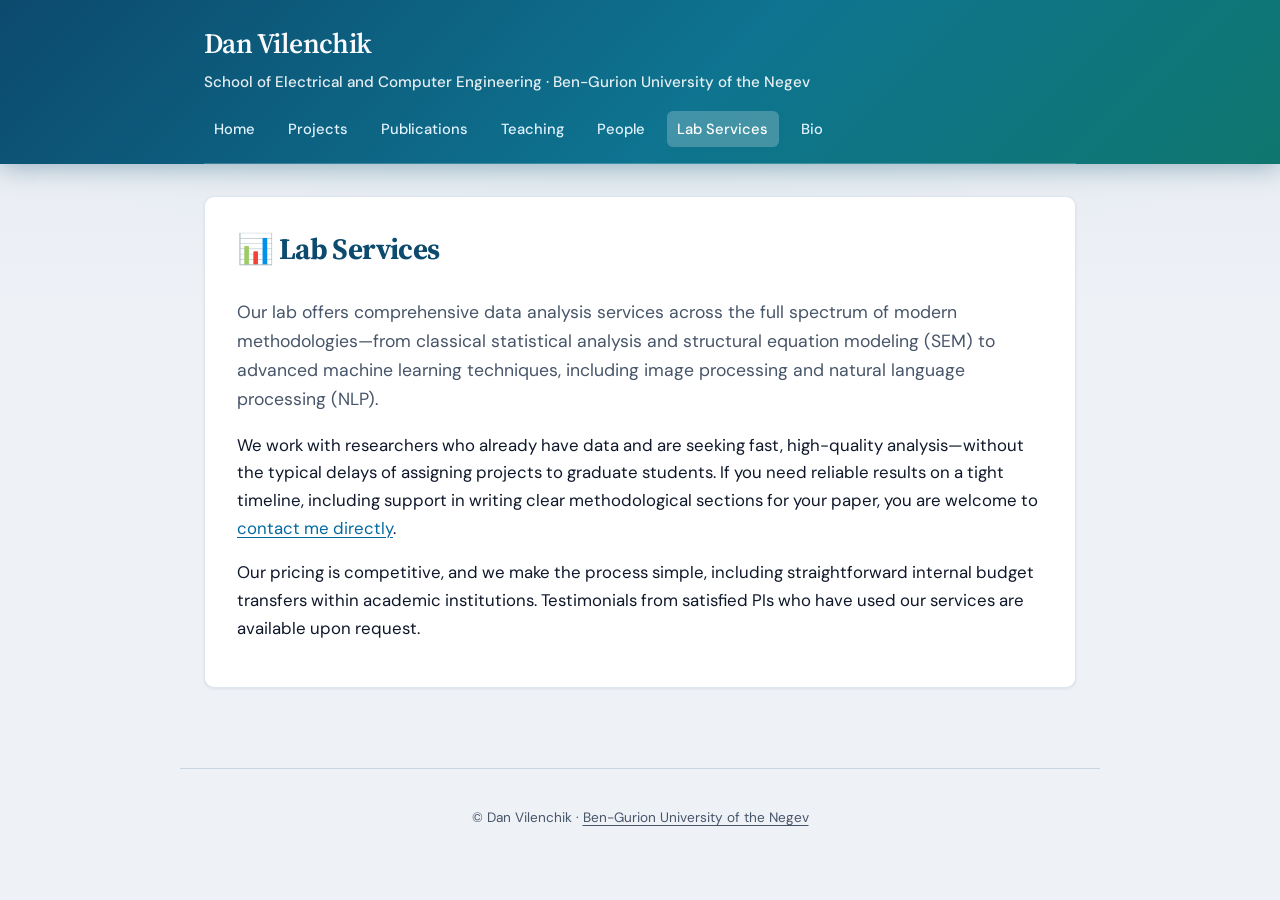
<file: lab-services.html>
<!DOCTYPE html>
<html lang="en">
  <head>
    <meta charset="utf-8" />
    <meta
      name="viewport"
      content="width=device-width, initial-scale=1, viewport-fit=cover"
    />
    <title>Lab Services — Dan Vilenchik</title>
    <meta
      name="description"
      content="Data analysis services: statistics, SEM, machine learning, image processing, and NLP for researchers at Ben-Gurion University and beyond."
    />
    <link rel="preconnect" href="https://fonts.googleapis.com" />
    <link rel="preconnect" href="https://fonts.gstatic.com" crossorigin />
    <link
      href="https://fonts.googleapis.com/css2?family=DM+Sans:ital,opsz,wght@0,9..40,400;0,9..40,600;0,9..40,700&family=Source+Serif+4:ital,opsz,wght@0,8..60,600;0,8..60,700&display=swap"
      rel="stylesheet"
    />
    <link rel="stylesheet" href="css/style.css" />
  </head>
  <body>
    <header class="site-header">
      <div class="site-header__inner">
        <p class="site-title">Dan Vilenchik</p>
        <p class="site-sub">
          School of Electrical and Computer Engineering · Ben-Gurion University of the Negev
        </p>
        <nav class="nav" aria-label="Main">
          <a href="index.html">Home</a>
          <a href="projects.html">Projects</a>
          <a href="publications.html">Publications</a>
          <a href="teaching.html">Teaching</a>
          <a href="lab.html">People</a>
          <a href="lab-services.html" aria-current="page">Lab Services</a>
          <a href="bio.html">Bio</a>
        </nav>
      </div>
    </header>
    <main>
      <article class="card">
        <h1>📊 Lab Services </h1>
        <p class="lead">
          Our lab offers comprehensive data analysis services across the full spectrum of modern
          methodologies—from classical statistical analysis and structural equation modeling (SEM) to
          advanced machine learning techniques, including image processing and natural language
          processing (NLP).
        </p>
        <p>
          We work with researchers who already have data and are seeking fast, high-quality analysis—without the typical delays of assigning projects to graduate students. 
          If you need reliable results on a tight timeline, including support in writing clear methodological sections for your paper, you are welcome to
          <a href="mailto:vilenchi@bgu.ac.il">contact me directly</a>.
        </p>
        <p>
          Our pricing is competitive, and we make the process simple, including straightforward
          internal budget transfers within academic institutions. Testimonials from satisfied PIs who
          have used our services are available upon request.
        </p>
      </article>
    </main>
    <footer class="site-footer">
      <p>
        &copy; Dan Vilenchik ·
        <a href="https://www.bgu.ac.il/">Ben-Gurion University of the Negev</a>
      </p>
    </footer>
  </body>
</html>
</file>
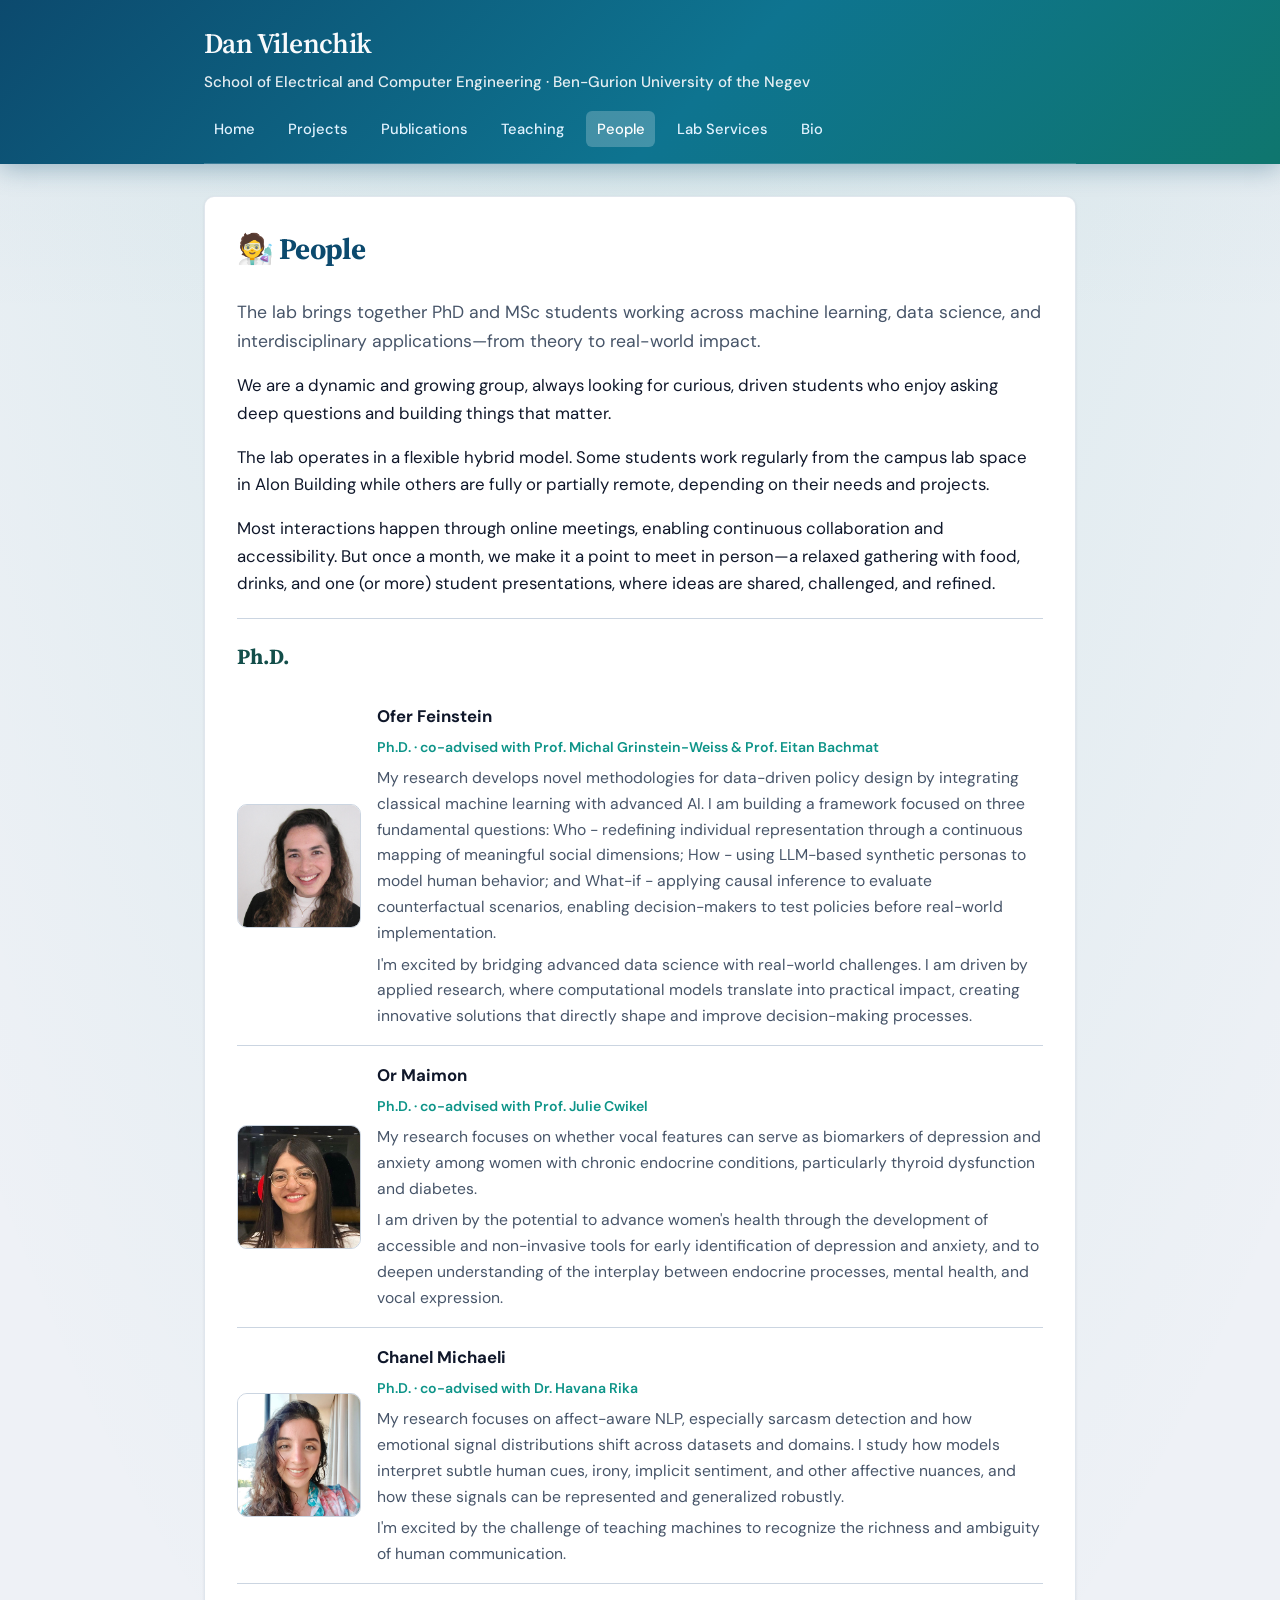
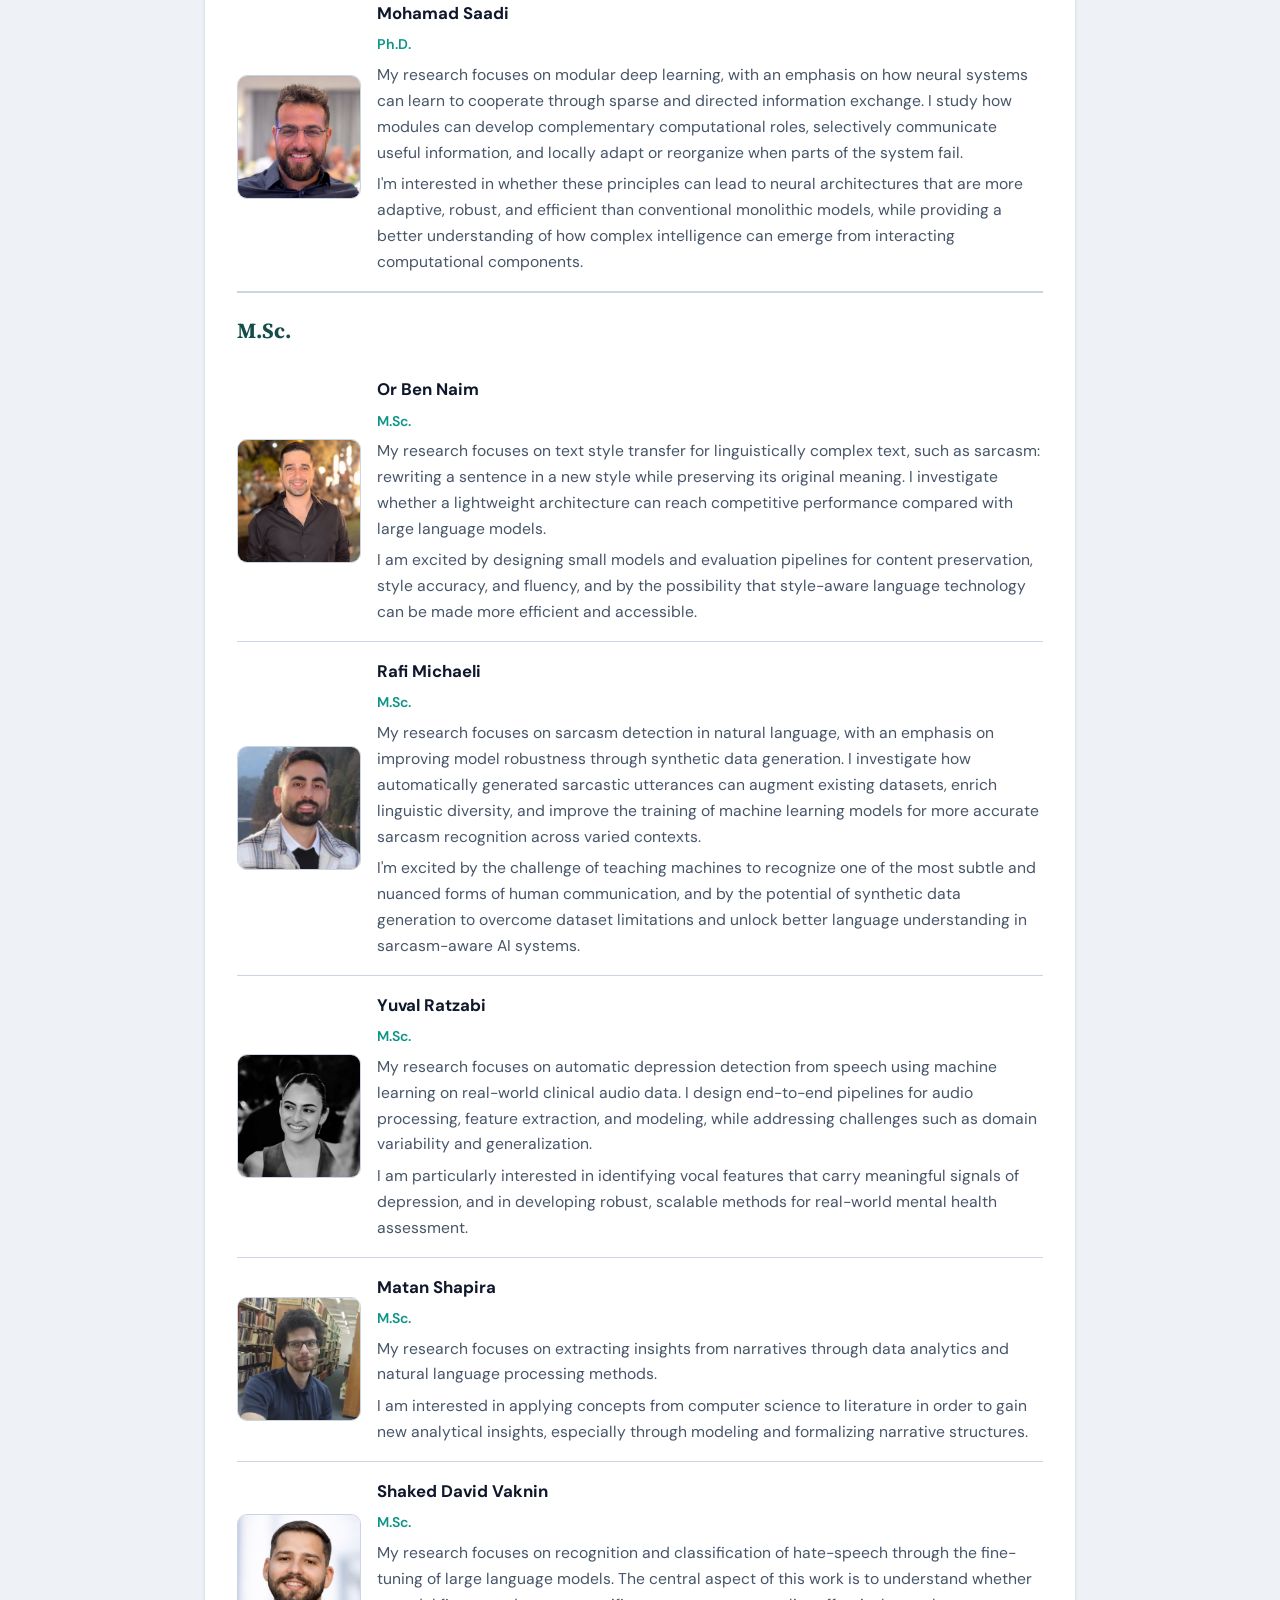
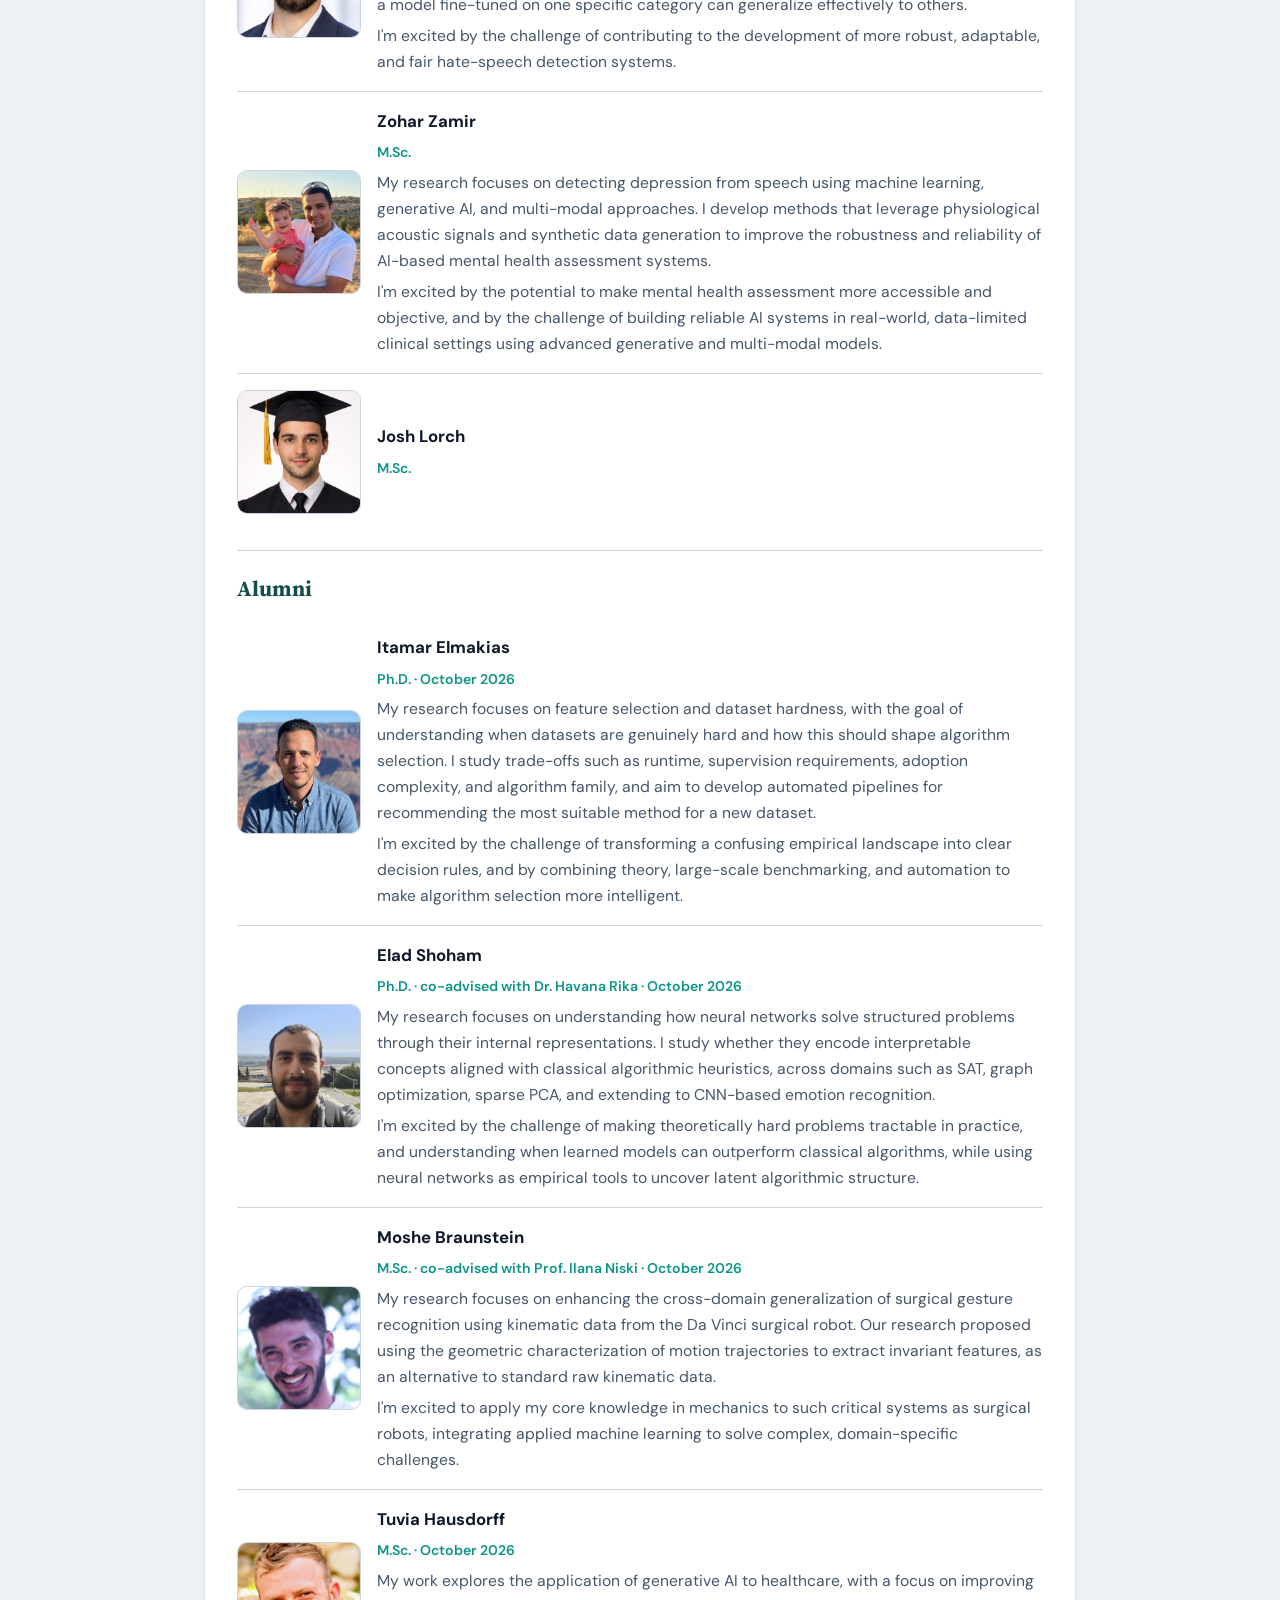
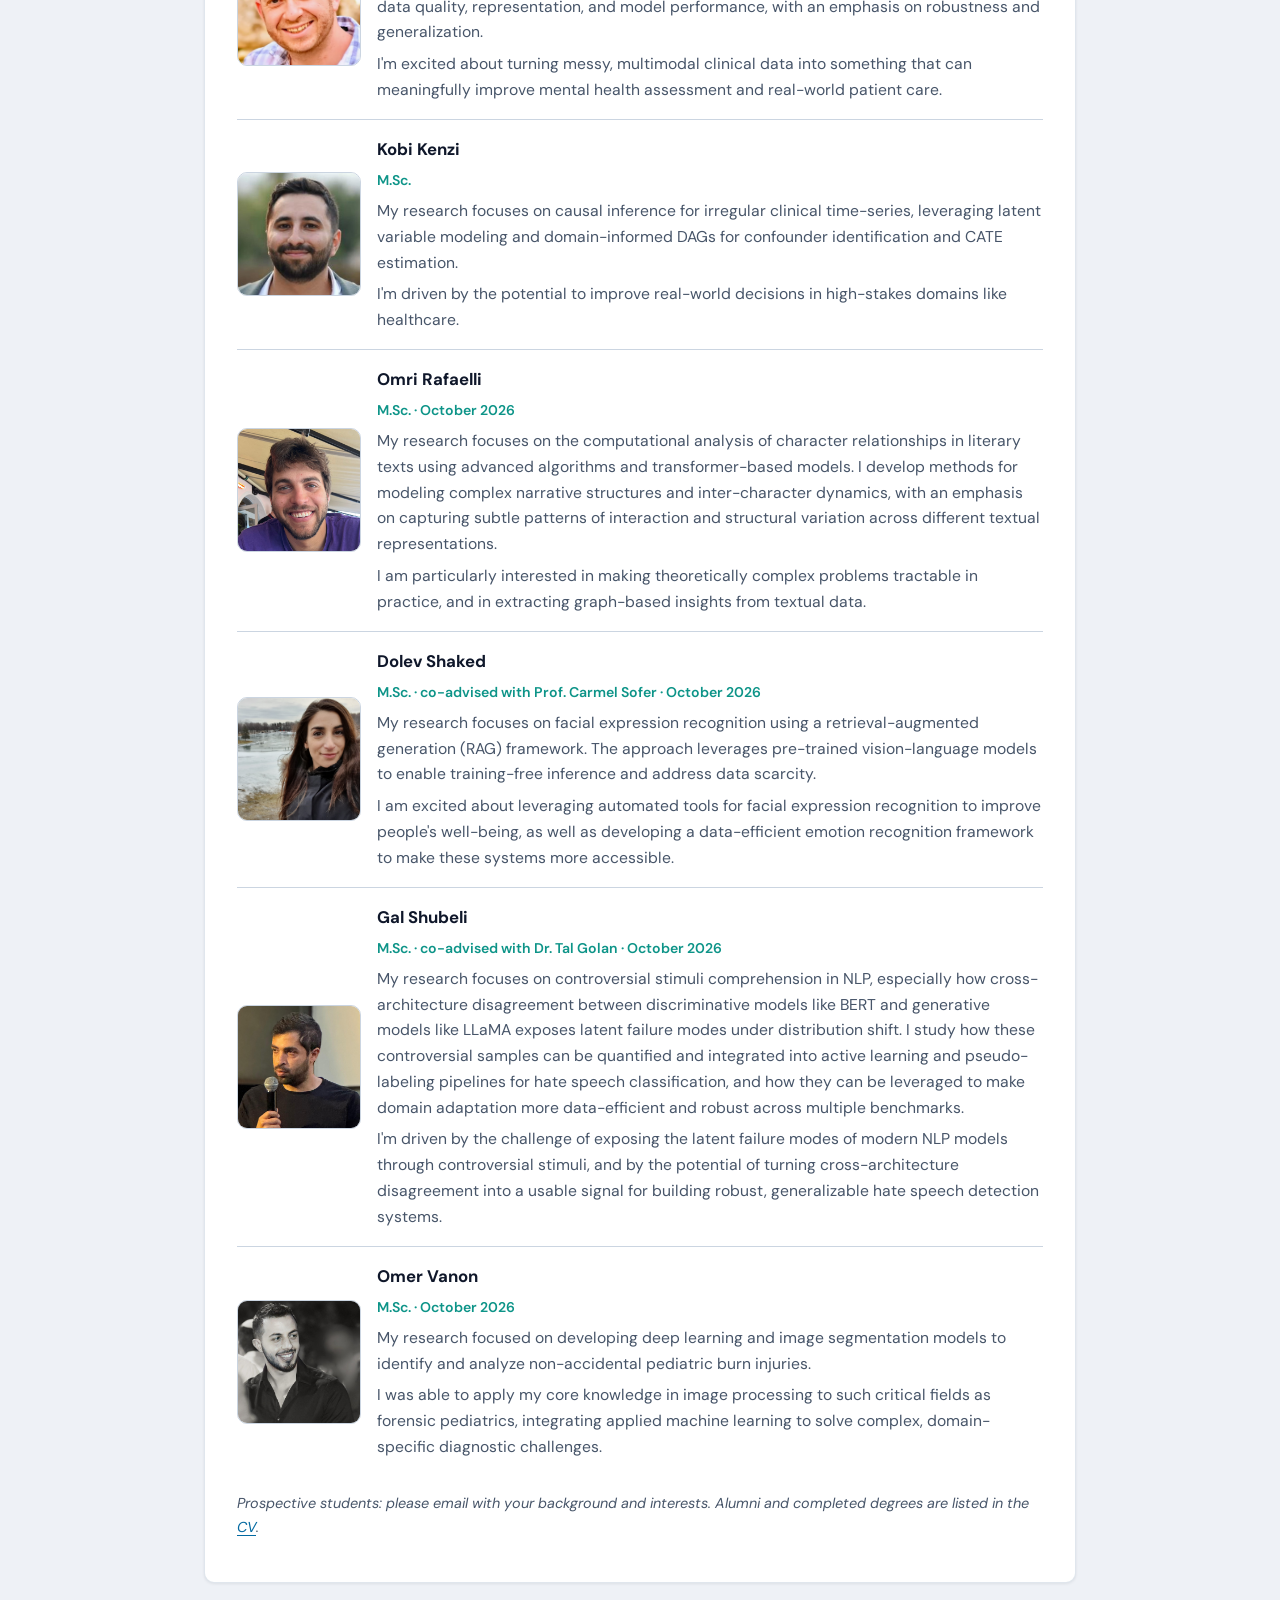
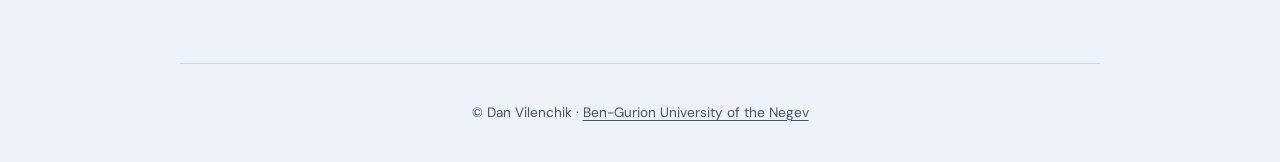
<file: lab.html>
<!DOCTYPE html>
<html lang="en">
  <head>
    <meta charset="utf-8" />
    <meta
      name="viewport"
      content="width=device-width, initial-scale=1, viewport-fit=cover"
    />
    <title>People — Dan Vilenchik</title>
    <meta
      name="description"
      content="Ph.D. and M.Sc. students in the Machine Learning group at Ben-Gurion University."
    />
    <link rel="preconnect" href="https://fonts.googleapis.com" />
    <link rel="preconnect" href="https://fonts.gstatic.com" crossorigin />
    <link
      href="https://fonts.googleapis.com/css2?family=DM+Sans:ital,opsz,wght@0,9..40,400;0,9..40,600;0,9..40,700&family=Source+Serif+4:ital,opsz,wght@0,8..60,600;0,8..60,700&display=swap"
      rel="stylesheet"
    />
    <link rel="stylesheet" href="css/style.css" />
    <style>
      .lab-intro p {
        margin: 0 0 1rem;
      }
      .lab-intro .lead {
        margin-bottom: 1rem;
      }
      .lab-roster {
        margin-top: 1.25rem;
        padding-top: 1.25rem;
        border-top: 1px solid var(--line, #cbd5e1);
      }
      .lab-roster > .lab-member:last-of-type,
      .lab-alumni > .lab-member:last-of-type {
        border-bottom: none;
      }
      .lab-alumni {
        margin-top: 1.25rem;
        padding-top: 1.25rem;
        border-top: 1px solid var(--line, #cbd5e1);
      }
      .lab-degree-heading {
        font-family: var(--font-serif, Georgia, serif);
        font-size: 1.1rem;
        color: #134e4a;
        margin: 0 0 0.25rem;
        padding-top: 1.25rem;
        border-top: 1px solid var(--line, #cbd5e1);
      }
      .lab-degree-heading:first-of-type {
        padding-top: 0;
        border-top: none;
      }
      .lab-roster .lab-member,
      .lab-alumni .lab-member {
        display: flex;
        flex-direction: row;
        align-items: center;
        gap: 1rem;
      }
      .lab-member__avatar {
        width: 124px;
        height: 124px;
        object-fit: cover;
        object-position: center center;
        border-radius: 10px;
        flex-shrink: 0;
        border: 1px solid var(--line, #cbd5e1);
        background: #f8fafc;
      }
      /* Anchor toward top of source image so hair is not cropped (tall portraits in square box) */
      .lab-member__avatar--focus-top {
        object-position: center top;
      }
      /* Between top and center: keeps some headroom while avoiding chin clipped at bottom of square */
      .lab-member__avatar--focus-balance {
        object-position: center 32%;
      }
      /* Wide shots with subject on the right; keeps top headroom in square crop */
      .lab-member__avatar--focus-right {
        object-position: 76% 24%;
      }
      /* Face-forward crop for tall portraits (less sky / background, more face in the square) */
      .lab-member__avatar--focus-face {
        object-position: center 42%;
      }
      /* Like focus-balance but more headroom above the face in the square (Ofer) */
      .lab-member__avatar--focus-balance-roomy-top {
        object-position: center 17%;
      }
      /* Still more top headroom than roomy-top (Or Ben Naim) */
      .lab-member__avatar--focus-more-top {
        object-position: center 6%;
      }
      /* Entire photo visible inside the square (like zooming out vs. cover); neutral bands use avatar bg */
      .lab-member__avatar--fit-contain {
        object-fit: contain;
        object-position: center center;
      }
      /* Extra headroom at top while keeping the face large in the square (Omer Vanon) */
      .lab-member__avatar--focus-roomy-face {
        object-position: center 16%;
      }
      /* Square source photos: zoom inside a clip so the head dominates the thumbnail (Yuval Ratzabi) */
      .lab-member__avatar-ring {
        width: 124px;
        height: 124px;
        flex-shrink: 0;
        border-radius: 10px;
        overflow: hidden;
        border: 1px solid var(--line, #cbd5e1);
        background: #f8fafc;
      }
      .lab-member__avatar-ring > .lab-member__avatar {
        width: 100%;
        height: 100%;
        border: none;
        border-radius: 0;
        object-fit: cover;
        object-position: center 28%;
        transform: scale(1.4);
        transform-origin: center 30%;
      }
      .lab-member__text {
        flex: 1;
        min-width: 0;
        display: grid;
        gap: 0.35rem;
      }
      @media (max-width: 640px) {
        .lab-roster .lab-member,
        .lab-alumni .lab-member {
          flex-direction: column;
          align-items: flex-start;
        }
        .lab-member__avatar {
          width: 112px;
          height: 112px;
        }
        .lab-member__avatar-ring {
          width: 112px;
          height: 112px;
        }
      }
    </style>
  </head>
  <body>
    <header class="site-header">
      <div class="site-header__inner">
        <p class="site-title">Dan Vilenchik</p>
        <p class="site-sub">
          School of Electrical and Computer Engineering · Ben-Gurion University of the Negev
        </p>
        <nav class="nav" aria-label="Main">
          <a href="index.html">Home</a>
          <a href="projects.html">Projects</a>
          <a href="publications.html">Publications</a>
          <a href="teaching.html">Teaching</a>
          <a href="lab.html" aria-current="page">People</a>
          <a href="lab-services.html">Lab Services</a>
          <a href="bio.html">Bio</a>
        </nav>
      </div>
    </header>
    <main>
      <article class="card">
        <h1>🧑‍🔬 People</h1>
        <div class="lab-intro">
          <p class="lead">
            The lab brings together PhD and MSc students working across machine learning, data science,
            and interdisciplinary applications—from theory to real-world impact.
          </p>
          <p>
            We are a dynamic and growing group, always looking for curious, driven students who enjoy
            asking deep questions and building things that matter.
          </p>
          <p>
            The lab operates in a flexible hybrid model. Some students work regularly from the campus lab space in Alon Building while
            others are fully or partially remote, depending on their needs and projects.
          </p>
          <p>
            Most interactions happen through online meetings, enabling continuous collaboration
            and accessibility. But once a month, we make it a point to meet in person—a relaxed gathering
            with food, drinks, and one (or more) student presentations, where ideas are shared,
            challenged, and refined.
          </p>
        </div>

        <div class="lab-roster">
        <h2 class="lab-degree-heading">Ph.D.</h2>
        <div class="lab-member">
          <img
            class="lab-member__avatar lab-member__avatar--focus-balance-roomy-top"
            src="assets/student_pics/ofer_feinstein.png"
            width="782"
            height="1012"
            alt="Ofer Feinstein"
            decoding="async"
            loading="lazy"
          />
          <div class="lab-member__text">
            <div class="lab-member__name">Ofer Feinstein</div>
            <div class="lab-member__meta">
              Ph.D. · co-advised with Prof. Michal Grinstein-Weiss &amp; Prof. Eitan Bachmat
            </div>
            <p class="lab-member__topic">
              My research develops novel methodologies for data-driven policy design by integrating classical
              machine learning with advanced AI. I am building a framework focused on three fundamental
              questions: Who - redefining individual representation through a continuous mapping of
              meaningful social dimensions; How - using LLM-based synthetic personas to model human
              behavior; and What-if - applying causal inference to evaluate counterfactual scenarios,
              enabling decision-makers to test policies before real-world implementation.
            </p>
            <p class="lab-member__topic">
              I&apos;m excited by bridging advanced data science with real-world challenges. I am driven by
              applied research, where computational models translate into practical impact, creating
              innovative solutions that directly shape and improve decision-making processes.
            </p>
          </div>
        </div>

        <div class="lab-member">
          <img
            class="lab-member__avatar lab-member__avatar--focus-top"
            src="assets/student_pics/or_maimon.png"
            width="630"
            height="478"
            alt="Or Maimon"
            decoding="async"
            loading="lazy"
          />
          <div class="lab-member__text">
            <div class="lab-member__name">Or Maimon</div>
            <div class="lab-member__meta">Ph.D. · co-advised with Prof. Julie Cwikel</div>
            <p class="lab-member__topic">
              My research focuses on whether vocal features can serve as biomarkers of depression and
              anxiety among women with chronic endocrine conditions, particularly thyroid dysfunction and
              diabetes.
            </p>
            <p class="lab-member__topic">
              I am driven by the potential to advance women&apos;s health through the development of
              accessible and non-invasive tools for early identification of depression and anxiety, and to
              deepen understanding of the interplay between endocrine processes, mental health, and vocal
              expression.
            </p>
          </div>
        </div>

        <div class="lab-member">
          <img
            class="lab-member__avatar lab-member__avatar--focus-balance"
            src="assets/student_pics/chanel_michaeli.jpeg"
            width="1436"
            height="2048"
            alt="Chanel Michaeli"
            decoding="async"
            loading="lazy"
          />
          <div class="lab-member__text">
            <div class="lab-member__name">Chanel Michaeli</div>
            <div class="lab-member__meta">Ph.D. · co-advised with Dr. Havana Rika</div>
            <p class="lab-member__topic">
              My research focuses on affect-aware NLP, especially sarcasm detection and how emotional
              signal distributions shift across datasets and domains. I study how models interpret subtle
              human cues, irony, implicit sentiment, and other affective nuances, and how these signals can
              be represented and generalized robustly.
            </p>
            <p class="lab-member__topic">
              I&apos;m excited by the challenge of teaching machines to recognize the richness and ambiguity
              of human communication.
            </p>
          </div>
        </div>

        <div class="lab-member">
          <img
            class="lab-member__avatar lab-member__avatar--focus-balance"
            src="assets/student_pics/mohamad_saadi.jpeg"
            width="698"
            height="1024"
            alt="Mohamad Saadi"
            decoding="async"
            loading="lazy"
          />
          <div class="lab-member__text">
            <div class="lab-member__name">Mohamad Saadi</div>
            <div class="lab-member__meta">Ph.D.</div>
            <p class="lab-member__topic">
              My research focuses on modular deep learning, with an emphasis on how neural systems can learn
              to cooperate through sparse and directed information exchange. I study how modules can develop
              complementary computational roles, selectively communicate useful information, and locally
              adapt or reorganize when parts of the system fail.
            </p>
            <p class="lab-member__topic">
              I&apos;m interested in whether these principles can lead to neural architectures that are more
              adaptive, robust, and efficient than conventional monolithic models, while providing a better
              understanding of how complex intelligence can emerge from interacting computational components.
            </p>
          </div>
        </div>

        <h2 class="lab-degree-heading">M.Sc.</h2>
        <div class="lab-member">
          <img
            class="lab-member__avatar lab-member__avatar--focus-more-top"
            src="assets/student_pics/or_ben_naim.jpeg"
            width="750"
            height="1024"
            alt="Or Ben Naim"
            decoding="async"
            loading="lazy"
          />
          <div class="lab-member__text">
            <div class="lab-member__name">Or Ben Naim</div>
            <div class="lab-member__meta">M.Sc.</div>
            <p class="lab-member__topic">
              My research focuses on text style transfer for linguistically complex text, such as sarcasm:
              rewriting a sentence in a new style while preserving its original meaning. I investigate
              whether a lightweight architecture can reach competitive performance compared with large
              language models.
            </p>
            <p class="lab-member__topic">
              I am excited by designing small models and evaluation pipelines for content preservation,
              style accuracy, and fluency, and by the possibility that style-aware language technology can
              be made more efficient and accessible.
            </p>
          </div>
        </div>
        <div class="lab-member">
          <img
            class="lab-member__avatar lab-member__avatar--focus-balance"
            src="assets/student_pics/rafi_michaeli.jpeg"
            width="565"
            height="600"
            alt="Rafi Michaeli"
            decoding="async"
            loading="lazy"
          />
          <div class="lab-member__text">
            <div class="lab-member__name">Rafi Michaeli</div>
            <div class="lab-member__meta">M.Sc.</div>
            <p class="lab-member__topic">
              My research focuses on sarcasm detection in natural language, with an emphasis on improving
              model robustness through synthetic data generation. I investigate how automatically generated
              sarcastic utterances can augment existing datasets, enrich linguistic diversity, and improve
              the training of machine learning models for more accurate sarcasm recognition across varied
              contexts.
            </p>
            <p class="lab-member__topic">
              I&apos;m excited by the challenge of teaching machines to recognize one of the most subtle
              and nuanced forms of human communication, and by the potential of synthetic data generation to
              overcome dataset limitations and unlock better language understanding in sarcasm-aware AI
              systems.
            </p>
          </div>
        </div>
        <div class="lab-member">
          <div class="lab-member__avatar-ring">
            <img
              class="lab-member__avatar"
              src="assets/student_pics/yuval_ratzabi.jpeg"
              width="856"
              height="856"
              alt="Yuval Ratzabi"
              decoding="async"
              loading="lazy"
            />
          </div>
          <div class="lab-member__text">
            <div class="lab-member__name">Yuval Ratzabi</div>
            <div class="lab-member__meta">M.Sc.</div>
            <p class="lab-member__topic">
              My research focuses on automatic depression detection from speech using machine learning on
              real-world clinical audio data. I design end-to-end pipelines for audio processing, feature
              extraction, and modeling, while addressing challenges such as domain variability and
              generalization.
            </p>
            <p class="lab-member__topic">
              I am particularly interested in identifying vocal features that carry meaningful signals of
              depression, and in developing robust, scalable methods for real-world mental health
              assessment.
            </p>
          </div>
        </div>
        <div class="lab-member">
          <img
            class="lab-member__avatar lab-member__avatar--focus-balance"
            src="assets/student_pics/matan_shapira.jpeg"
            width="1262"
            height="1850"
            alt="Matan Shapira"
            decoding="async"
            loading="lazy"
          />
          <div class="lab-member__text">
            <div class="lab-member__name">Matan Shapira</div>
            <div class="lab-member__meta">M.Sc.</div>
            <p class="lab-member__topic">
              My research focuses on extracting insights from narratives through data analytics and natural
              language processing methods.
            </p>
            <p class="lab-member__topic">
              I am interested in applying concepts from computer science to literature in order to gain new
              analytical insights, especially through modeling and formalizing narrative structures.
            </p>
          </div>
        </div>
        <div class="lab-member">
          <img
            class="lab-member__avatar lab-member__avatar--focus-top"
            src="assets/student_pics/shaked_vaknin.jpeg"
            width="696"
            height="874"
            alt="Shaked David Vaknin"
            decoding="async"
            loading="lazy"
          />
          <div class="lab-member__text">
            <div class="lab-member__name">Shaked David Vaknin</div>
            <div class="lab-member__meta">M.Sc.</div>
            <p class="lab-member__topic">
              My research focuses on recognition and classification of hate-speech through the fine-tuning
              of large language models. The central aspect of this work is to understand whether a model
              fine-tuned on one specific category can generalize effectively to others.
            </p>
            <p class="lab-member__topic">
              I&apos;m excited by the challenge of contributing to the development of more robust,
              adaptable, and fair hate-speech detection systems.
            </p>
          </div>
        </div>
        <div class="lab-member">
          <img
            class="lab-member__avatar lab-member__avatar--focus-right"
            src="assets/student_pics/zohar_zamir.jpeg"
            width="1103"
            height="1656"
            alt="Zohar Zamir"
            decoding="async"
            loading="lazy"
          />
          <div class="lab-member__text">
            <div class="lab-member__name">Zohar Zamir</div>
            <div class="lab-member__meta">M.Sc.</div>
            <p class="lab-member__topic">
              My research focuses on detecting depression from speech using machine learning, generative AI,
              and multi-modal approaches. I develop methods that leverage physiological acoustic signals and
              synthetic data generation to improve the robustness and reliability of AI-based mental health
              assessment systems.
            </p>
            <p class="lab-member__topic">
              I&apos;m excited by the potential to make mental health assessment more accessible and
              objective, and by the challenge of building reliable AI systems in real-world, data-limited
              clinical settings using advanced generative and multi-modal models.
            </p>
          </div>
        </div>
        <div class="lab-member">
          <img
            class="lab-member__avatar"
            src="assets/male_phd.png"
            width="749"
            height="910"
            alt=""
            decoding="async"
            loading="lazy"
          />
          <div class="lab-member__text">
            <div class="lab-member__name">Josh Lorch</div>
            <div class="lab-member__meta">M.Sc.</div>
          </div>
        </div>
        </div>

        <div class="lab-alumni">
          <h2 class="lab-degree-heading">Alumni</h2>
          <div class="lab-member">
            <img
              class="lab-member__avatar lab-member__avatar--focus-face"
              src="assets/student_pics/itamar_elmakias.jpeg"
              width="896"
              height="1195"
              alt="Itamar Elmakias"
              decoding="async"
              loading="lazy"
            />
            <div class="lab-member__text">
              <div class="lab-member__name">Itamar Elmakias</div>
              <div class="lab-member__meta">Ph.D. · October 2026</div>
              <p class="lab-member__topic">
                My research focuses on feature selection and dataset hardness, with the goal of understanding
                when datasets are genuinely hard and how this should shape algorithm selection. I study
                trade-offs such as runtime, supervision requirements, adoption complexity, and algorithm
                family, and aim to develop automated pipelines for recommending the most suitable method for
                a new dataset.
              </p>
              <p class="lab-member__topic">
                I&apos;m excited by the challenge of transforming a confusing empirical landscape into clear
                decision rules, and by combining theory, large-scale benchmarking, and automation to make
                algorithm selection more intelligent.
              </p>
            </div>
          </div>
          <div class="lab-member">
            <img
              class="lab-member__avatar lab-member__avatar--focus-top"
              src="assets/student_pics/elad_shoam.jpeg"
              width="1087"
              height="1227"
              alt="Elad Shoham"
              decoding="async"
              loading="lazy"
            />
            <div class="lab-member__text">
              <div class="lab-member__name">Elad Shoham</div>
              <div class="lab-member__meta">Ph.D. · co-advised with Dr. Havana Rika · October 2026</div>
              <p class="lab-member__topic">
                My research focuses on understanding how neural networks solve structured problems through
                their internal representations. I study whether they encode interpretable concepts aligned
                with classical algorithmic heuristics, across domains such as SAT, graph optimization,
                sparse PCA, and extending to CNN-based emotion recognition.
              </p>
              <p class="lab-member__topic">
                I&apos;m excited by the challenge of making theoretically hard problems tractable in
                practice, and understanding when learned models can outperform classical algorithms, while
                using neural networks as empirical tools to uncover latent algorithmic structure.
              </p>
            </div>
          </div>
          <div class="lab-member">
            <img
              class="lab-member__avatar lab-member__avatar--focus-top"
              src="assets/student_pics/moshe_braunstein.jpeg"
              width="994"
              height="1409"
              alt="Moshe Braunstein"
              decoding="async"
              loading="lazy"
            />
            <div class="lab-member__text">
              <div class="lab-member__name">Moshe Braunstein</div>
              <div class="lab-member__meta">M.Sc. · co-advised with Prof. Ilana Niski · October 2026</div>
              <p class="lab-member__topic">
                My research focuses on enhancing the cross-domain generalization of surgical gesture recognition
                using kinematic data from the Da Vinci surgical robot. Our research proposed using the
                geometric characterization of motion trajectories to extract invariant features, as an
                alternative to standard raw kinematic data.
              </p>
              <p class="lab-member__topic">
                I&apos;m excited to apply my core knowledge in mechanics to such critical systems as surgical
                robots, integrating applied machine learning to solve complex, domain-specific challenges.
              </p>
            </div>
          </div>
          <div class="lab-member">
            <img
              class="lab-member__avatar lab-member__avatar--focus-balance"
              src="assets/student_pics/tuvia_hausdorf.jpeg"
              width="535"
              height="766"
              alt="Tuvia Hausdorff"
              decoding="async"
              loading="lazy"
            />
            <div class="lab-member__text">
              <div class="lab-member__name">Tuvia Hausdorff</div>
              <div class="lab-member__meta">M.Sc. · October 2026</div>
              <p class="lab-member__topic">
                My work explores the application of generative AI to healthcare, with a focus on improving data
                quality, representation, and model performance, with an emphasis on robustness and
                generalization.
              </p>
              <p class="lab-member__topic">
                I&apos;m excited about turning messy, multimodal clinical data into something that can
                meaningfully improve mental health assessment and real-world patient care.
              </p>
            </div>
          </div>
          <div class="lab-member">
            <img
              class="lab-member__avatar lab-member__avatar--focus-top"
              src="assets/student_pics/kobi_kenzi.jpeg"
              width="765"
              height="1029"
              alt="Kobi Kenzi"
              decoding="async"
              loading="lazy"
            />
            <div class="lab-member__text">
              <div class="lab-member__name">Kobi Kenzi</div>
              <div class="lab-member__meta">M.Sc.</div>
              <p class="lab-member__topic">
                My research focuses on causal inference for irregular clinical time-series, leveraging latent
                variable modeling and domain-informed DAGs for confounder identification and CATE
                estimation.
              </p>
              <p class="lab-member__topic">
                I&apos;m driven by the potential to improve real-world decisions in high-stakes domains like
                healthcare.
              </p>
            </div>
          </div>
          <div class="lab-member">
            <img
              class="lab-member__avatar lab-member__avatar--focus-top"
              src="assets/student_pics/omri_rafaeli.jpeg"
              width="1790"
              height="2048"
              alt="Omri Rafaelli"
              decoding="async"
              loading="lazy"
            />
            <div class="lab-member__text">
              <div class="lab-member__name">Omri Rafaelli</div>
              <div class="lab-member__meta">M.Sc. · October 2026</div>
              <p class="lab-member__topic">
                My research focuses on the computational analysis of character relationships in literary texts
                using advanced algorithms and transformer-based models. I develop methods for modeling complex
                narrative structures and inter-character dynamics, with an emphasis on capturing subtle patterns
                of interaction and structural variation across different textual representations.
              </p>
              <p class="lab-member__topic">
                I am particularly interested in making theoretically complex problems tractable in practice, and
                in extracting graph-based insights from textual data.
              </p>
            </div>
          </div>
          <div class="lab-member">
            <img
              class="lab-member__avatar lab-member__avatar--focus-balance"
              src="assets/student_pics/dolev_shaked.jpeg"
              width="899"
              height="1169"
              alt="Dolev Shaked"
              decoding="async"
              loading="lazy"
            />
            <div class="lab-member__text">
              <div class="lab-member__name">Dolev Shaked</div>
              <div class="lab-member__meta">M.Sc. · co-advised with Prof. Carmel Sofer · October 2026</div>
              <p class="lab-member__topic">
                My research focuses on facial expression recognition using a retrieval-augmented generation
                (RAG) framework. The approach leverages pre-trained vision-language models to enable
                training-free inference and address data scarcity.
              </p>
              <p class="lab-member__topic">
                I am excited about leveraging automated tools for facial expression recognition to improve
                people&apos;s well-being, as well as developing a data-efficient emotion recognition framework
                to make these systems more accessible.
              </p>
            </div>
          </div>
          <div class="lab-member">
            <img
              class="lab-member__avatar lab-member__avatar--focus-balance"
              src="assets/student_pics/gal_shubeli.jpeg"
              width="928"
              height="1071"
              alt="Gal Shubeli"
              decoding="async"
              loading="lazy"
            />
            <div class="lab-member__text">
              <div class="lab-member__name">Gal Shubeli</div>
              <div class="lab-member__meta">M.Sc. · co-advised with Dr. Tal Golan · October 2026</div>
              <p class="lab-member__topic">
                My research focuses on controversial stimuli comprehension in NLP, especially how
                cross-architecture disagreement between discriminative models like BERT and generative models
                like LLaMA exposes latent failure modes under distribution shift. I study how these
                controversial samples can be quantified and integrated into active learning and pseudo-labeling
                pipelines for hate speech classification, and how they can be leveraged to make domain
                adaptation more data-efficient and robust across multiple benchmarks.
              </p>
              <p class="lab-member__topic">
                I&apos;m driven by the challenge of exposing the latent failure modes of modern NLP models
                through controversial stimuli, and by the potential of turning cross-architecture disagreement
                into a usable signal for building robust, generalizable hate speech detection systems.
              </p>
            </div>
          </div>
          <div class="lab-member">
            <img
              class="lab-member__avatar lab-member__avatar--focus-roomy-face"
              src="assets/student_pics/omer_vanon.jpeg"
              width="846"
              height="1132"
              alt="Omer Vanon"
              decoding="async"
              loading="lazy"
            />
            <div class="lab-member__text">
              <div class="lab-member__name">Omer Vanon</div>
              <div class="lab-member__meta">M.Sc. · October 2026</div>
              <p class="lab-member__topic">
                My research focused on developing deep learning and image segmentation models to identify
                and analyze non-accidental pediatric burn injuries.
              </p>
              <p class="lab-member__topic">
                I was able to apply my core knowledge in image processing to such critical fields as
                forensic pediatrics, integrating applied machine learning to solve complex, domain-specific
                diagnostic challenges.
              </p>
            </div>
          </div>
        </div>

        <p class="note">
          Prospective students: please email with your background and interests. Alumni and completed
          degrees are listed in the <a href="assets/Academic_CV_Vilenchik.pdf">CV</a>.
        </p>
      </article>
    </main>
    <footer class="site-footer">
      <p>
        &copy; Dan Vilenchik ·
        <a href="https://www.bgu.ac.il/">Ben-Gurion University of the Negev</a>
      </p>
    </footer>
  </body>
</html>
</file>
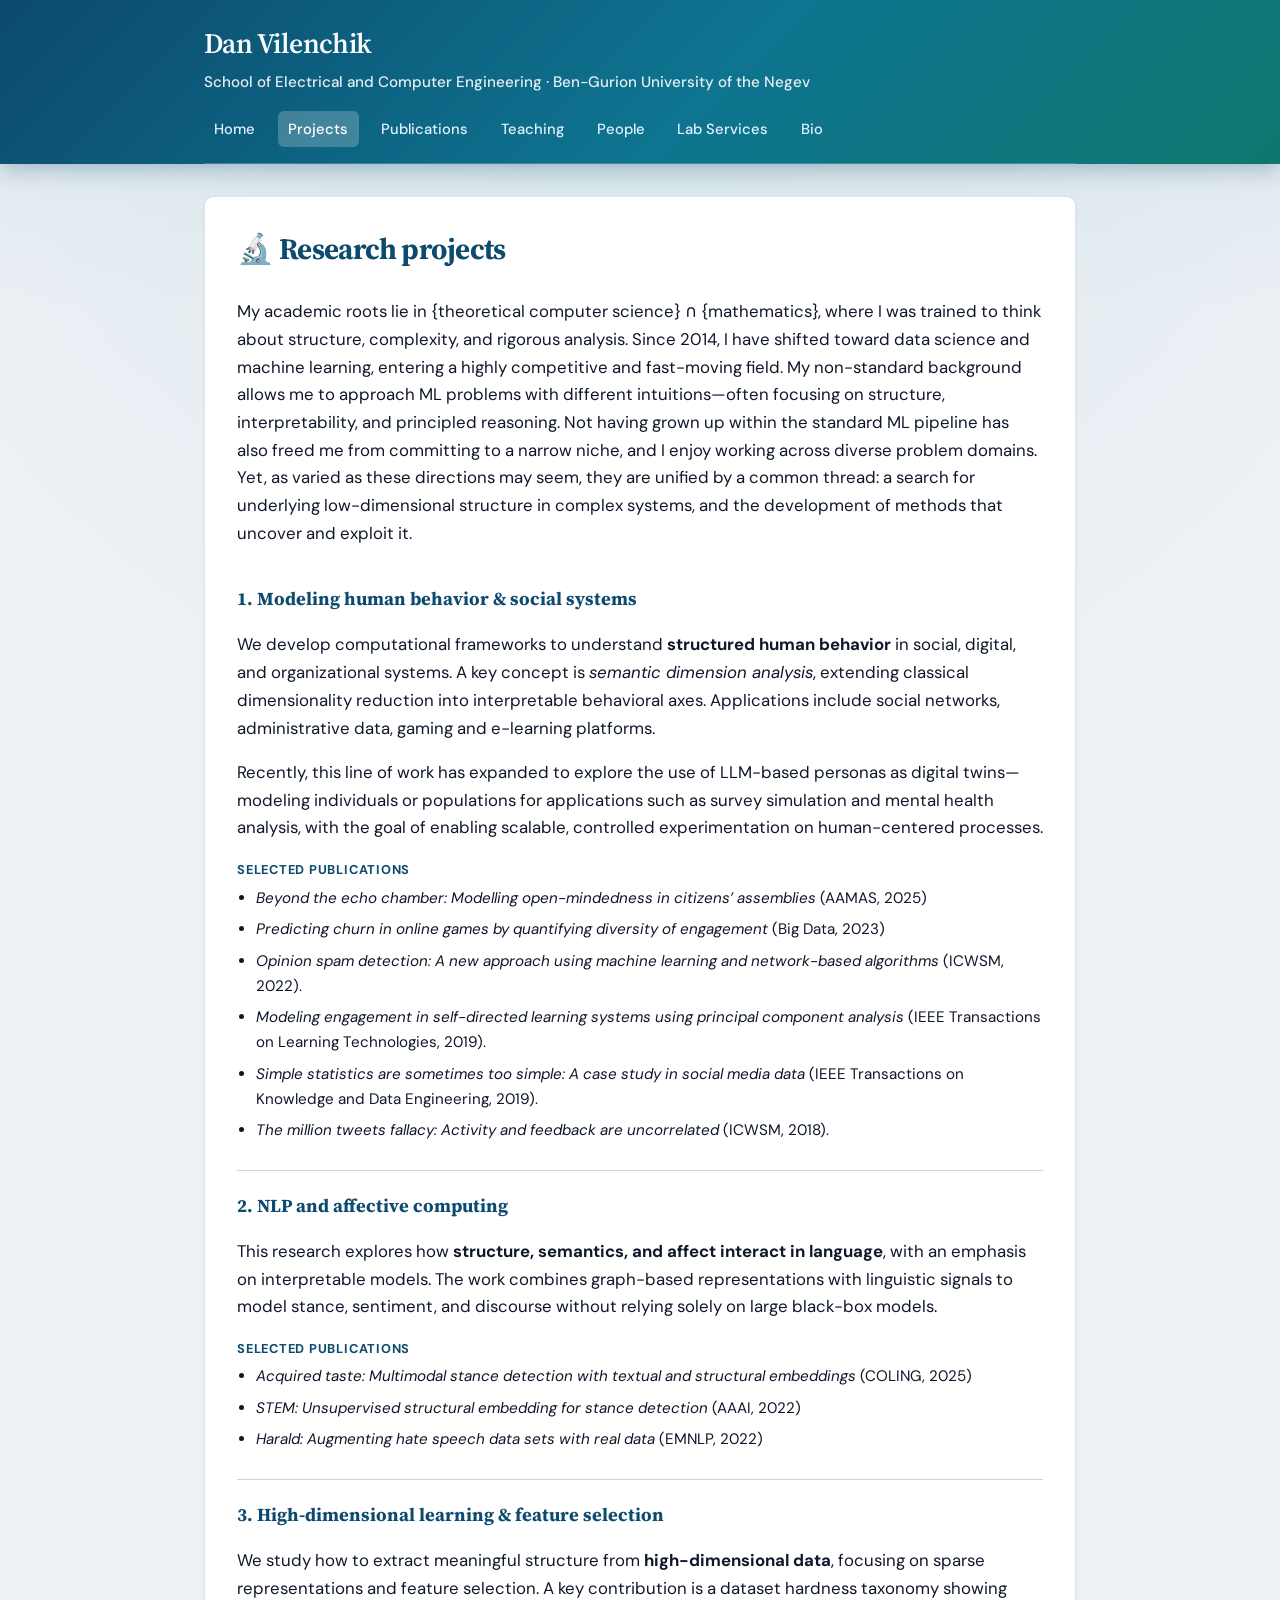
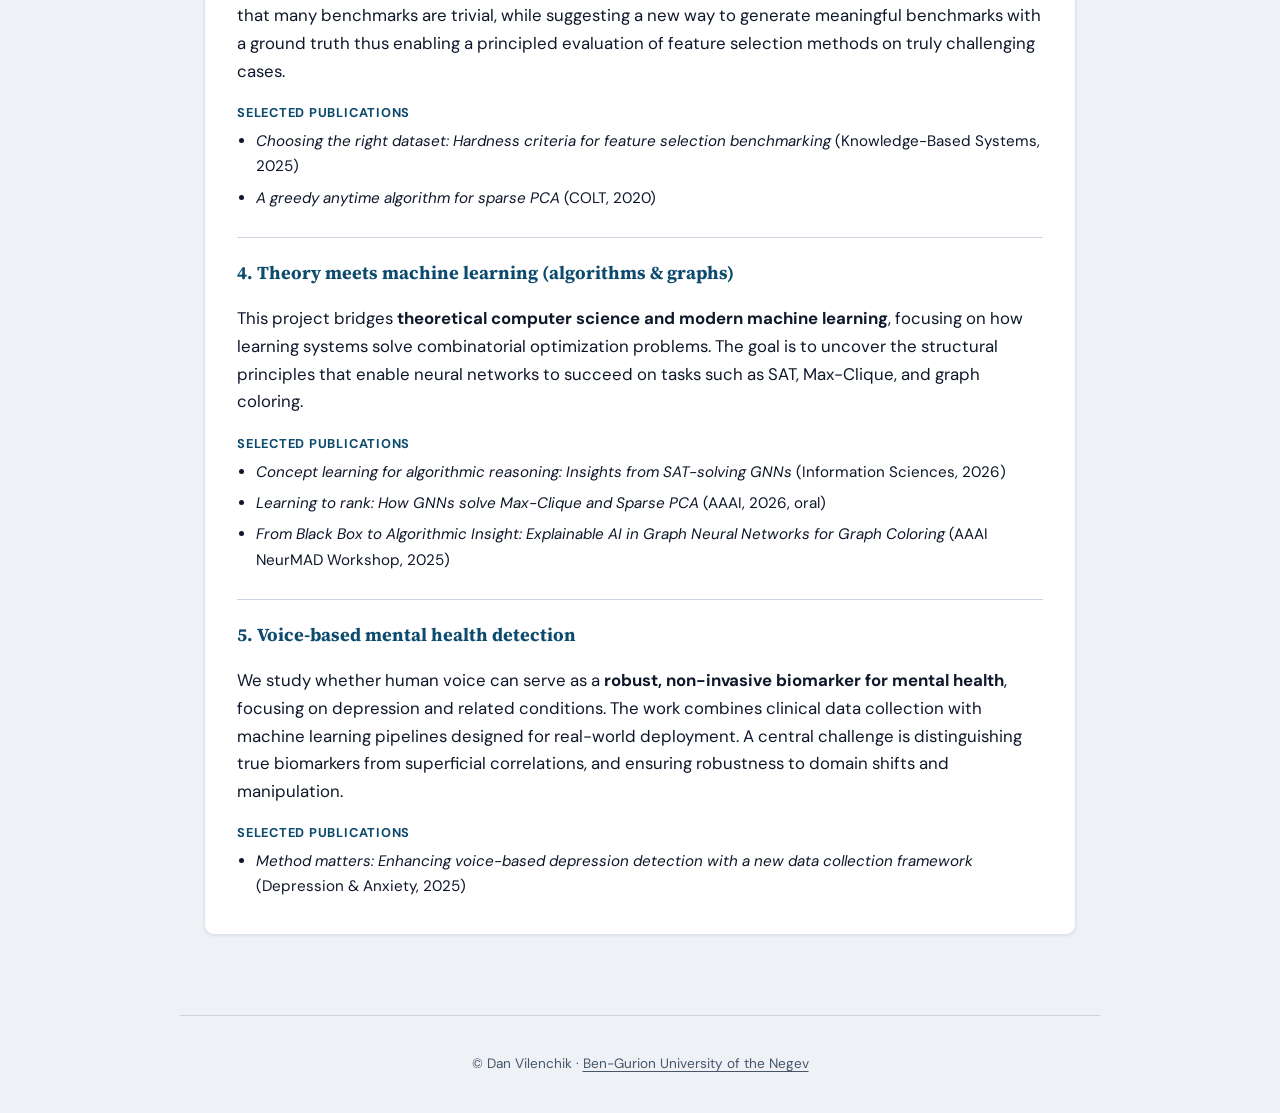
<file: projects.html>
<!DOCTYPE html>
<html lang="en">
  <head>
    <meta charset="utf-8" />
    <meta
      name="viewport"
      content="width=device-width, initial-scale=1, viewport-fit=cover"
    />
    <title>Research Projects — Dan Vilenchik</title>
    <meta
      name="description"
      content="Research projects: high-dimensional learning, theory and ML, voice and mental health, social systems, NLP."
    />
    <link rel="preconnect" href="https://fonts.googleapis.com" />
    <link rel="preconnect" href="https://fonts.gstatic.com" crossorigin />
    <link
      href="https://fonts.googleapis.com/css2?family=DM+Sans:ital,opsz,wght@0,9..40,400;0,9..40,600;0,9..40,700&family=Source+Serif+4:ital,opsz,wght@0,8..60,600;0,8..60,700&display=swap"
      rel="stylesheet"
    />
    <link rel="stylesheet" href="css/style.css" />
  </head>
  <body>
    <header class="site-header">
      <div class="site-header__inner">
        <p class="site-title">Dan Vilenchik</p>
        <p class="site-sub">
          School of Electrical and Computer Engineering · Ben-Gurion University of the Negev
        </p>
        <nav class="nav" aria-label="Main">
          <a href="index.html">Home</a>
          <a href="projects.html" aria-current="page">Projects</a>
          <a href="publications.html">Publications</a>
          <a href="teaching.html">Teaching</a>
          <a href="lab.html">People</a>
          <a href="lab-services.html">Lab Services</a>
          <a href="bio.html">Bio</a>
        </nav>
      </div>
    </header>
    <main>
      <article class="card">
        <h1>🔬 Research projects</h1>
        <p> My academic roots lie in {theoretical computer science} ∩ {mathematics}, 
          where I was trained to think about structure, complexity, and rigorous analysis. Since 2014, 
          I have shifted toward data science and machine learning, 
          entering a highly competitive and fast-moving field.
          My non-standard background allows me to approach  ML problems with different intuitions—often focusing on structure, interpretability, 
          and principled reasoning. Not having grown up within the standard ML pipeline has also freed me from committing to a 
          narrow niche, and I enjoy working across diverse problem domains. Yet, as varied as these directions may seem, 
          they are unified by a common thread: a search for underlying low-dimensional structure in complex systems, and the development of methods that uncover and exploit it.
          </p>
        <section class="project">
          <h3>1. Modeling human behavior &amp; social systems</h3>
          <p>
            We develop computational frameworks to understand <strong>structured human behavior</strong> in
            social, digital, and organizational systems. A key concept is
            <em>semantic dimension analysis</em>, extending classical dimensionality reduction into
            interpretable behavioral axes. Applications include social networks, administrative data,
            gaming and e-learning platforms.
          </p>
          <p>
            Recently, this line of work has expanded to explore the use of LLM-based personas as
            digital twins—modeling individuals or populations for applications such as survey simulation
            and mental health analysis, with the goal of enabling scalable, controlled experimentation
            on human-centered processes.
          </p>
          <span class="project__pubs-title">Selected publications</span>
          <ul>
            <li>
              <em>Beyond the echo chamber: Modelling open-mindedness in citizens’ assemblies</em>
              (AAMAS, 2025)
            </li>
            <li>
              <em>Predicting churn in online games by quantifying diversity of engagement</em> (Big
              Data, 2023)
            </li>
            <li>
              <em>Opinion spam detection: A new approach using
              machine learning and network-based algorithms </em> (ICWSM, 2022).
            </li>
            <li>
              <em>Modeling engagement in self-directed learning
              systems using principal component analysis </em> (IEEE Transactions on Learning
              Technologies, 2019).
            </li>
            <li>
              <em>Simple statistics are sometimes too simple: A case study in social media
              data </em> (IEEE Transactions on Knowledge and Data Engineering, 2019).
            </li>
            <li>
              <em> The million tweets fallacy: Activity and feedback are uncorrelated </em> (ICWSM,
              2018).
            </li>
          </ul>
        </section>

        <section class="project">
          <h3>2. NLP and affective computing</h3>
          <p>
            This research explores how <strong>structure, semantics, and affect interact in language</strong>,
            with an emphasis on interpretable models. The work combines graph-based representations
            with linguistic signals to model stance, sentiment, and discourse without relying solely on
            large black-box models.
          </p>
          <span class="project__pubs-title">Selected publications</span>
          <ul>
            <li>
              <em>Acquired taste: Multimodal stance detection with textual and structural embeddings</em>
              (COLING, 2025)
            </li>
            <li>
              <em>STEM: Unsupervised structural embedding for stance detection</em> (AAAI, 2022)
            </li>
            <li>
              <em>Harald: Augmenting hate speech data sets with real data</em> (EMNLP, 2022)
            </li>
          </ul>
        </section>

        <section class="project">
          <h3>3. High-dimensional learning &amp; feature selection</h3>
          <p>
            We study how to extract meaningful structure from <strong>high-dimensional data</strong>, focusing
            on sparse representations and feature selection. A key contribution is a dataset hardness
            taxonomy showing that many benchmarks are trivial, 
            while suggesting a new way to generate meaningful benchmarks with a ground truth thus enabling a principled evaluation of feature selection methods on truly challenging cases.
          </p>
          <span class="project__pubs-title">Selected publications</span>
          <ul>
            <li>
              <em>Choosing the right dataset: Hardness criteria for feature selection benchmarking</em>
              (Knowledge-Based Systems, 2025)
            </li>
            <li>
              <em>A greedy anytime algorithm for sparse PCA</em> (COLT, 2020)
            </li>
          </ul>
        </section>

        <section class="project">
          <h3>4. Theory meets machine learning (algorithms &amp; graphs)</h3>
          <p>
            This project bridges <strong>theoretical computer science and modern machine learning</strong>,
            focusing on how learning systems solve combinatorial optimization problems. The goal is to uncover the
            structural principles that enable neural networks to succeed on tasks such as SAT,
            Max-Clique, and graph coloring.
          </p>
          <span class="project__pubs-title">Selected publications</span>
          <ul>
            <li>
              <em>Concept learning for algorithmic reasoning: Insights from SAT-solving GNNs</em>
              (Information Sciences, 2026)
            </li>
            <li>
              <em>Learning to rank: How GNNs solve Max-Clique and Sparse PCA</em> (AAAI, 2026, oral)
            </li>
            <li>
              <em>From Black Box to Algorithmic Insight: Explainable AI in Graph Neural Networks for Graph Coloring</em> (AAAI NeurMAD Workshop, 2025)
            </li>
     
          </ul>
        </section>

        <section class="project">
          <h3>5. Voice-based mental health detection</h3>
          <p>
            We study whether human voice can serve as a <strong>robust, non-invasive biomarker for mental
            health</strong>, focusing on depression and related conditions. The work combines clinical data
            collection with machine learning pipelines designed for real-world deployment. A central
            challenge is distinguishing true biomarkers from superficial correlations, and ensuring
            robustness to domain shifts and manipulation.
          </p>
          <span class="project__pubs-title">Selected publications</span>
          <ul>
            <li>
              <em>Method matters: Enhancing voice-based depression detection with a new data collection
              framework</em> (Depression &amp; Anxiety, 2025)
            </li>
          </ul>
        </section>
      </article>
    </main>
    <footer class="site-footer">
      <p>
        &copy; Dan Vilenchik ·
        <a href="https://www.bgu.ac.il/">Ben-Gurion University of the Negev</a>
      </p>
    </footer>
  </body>
</html>
</file>
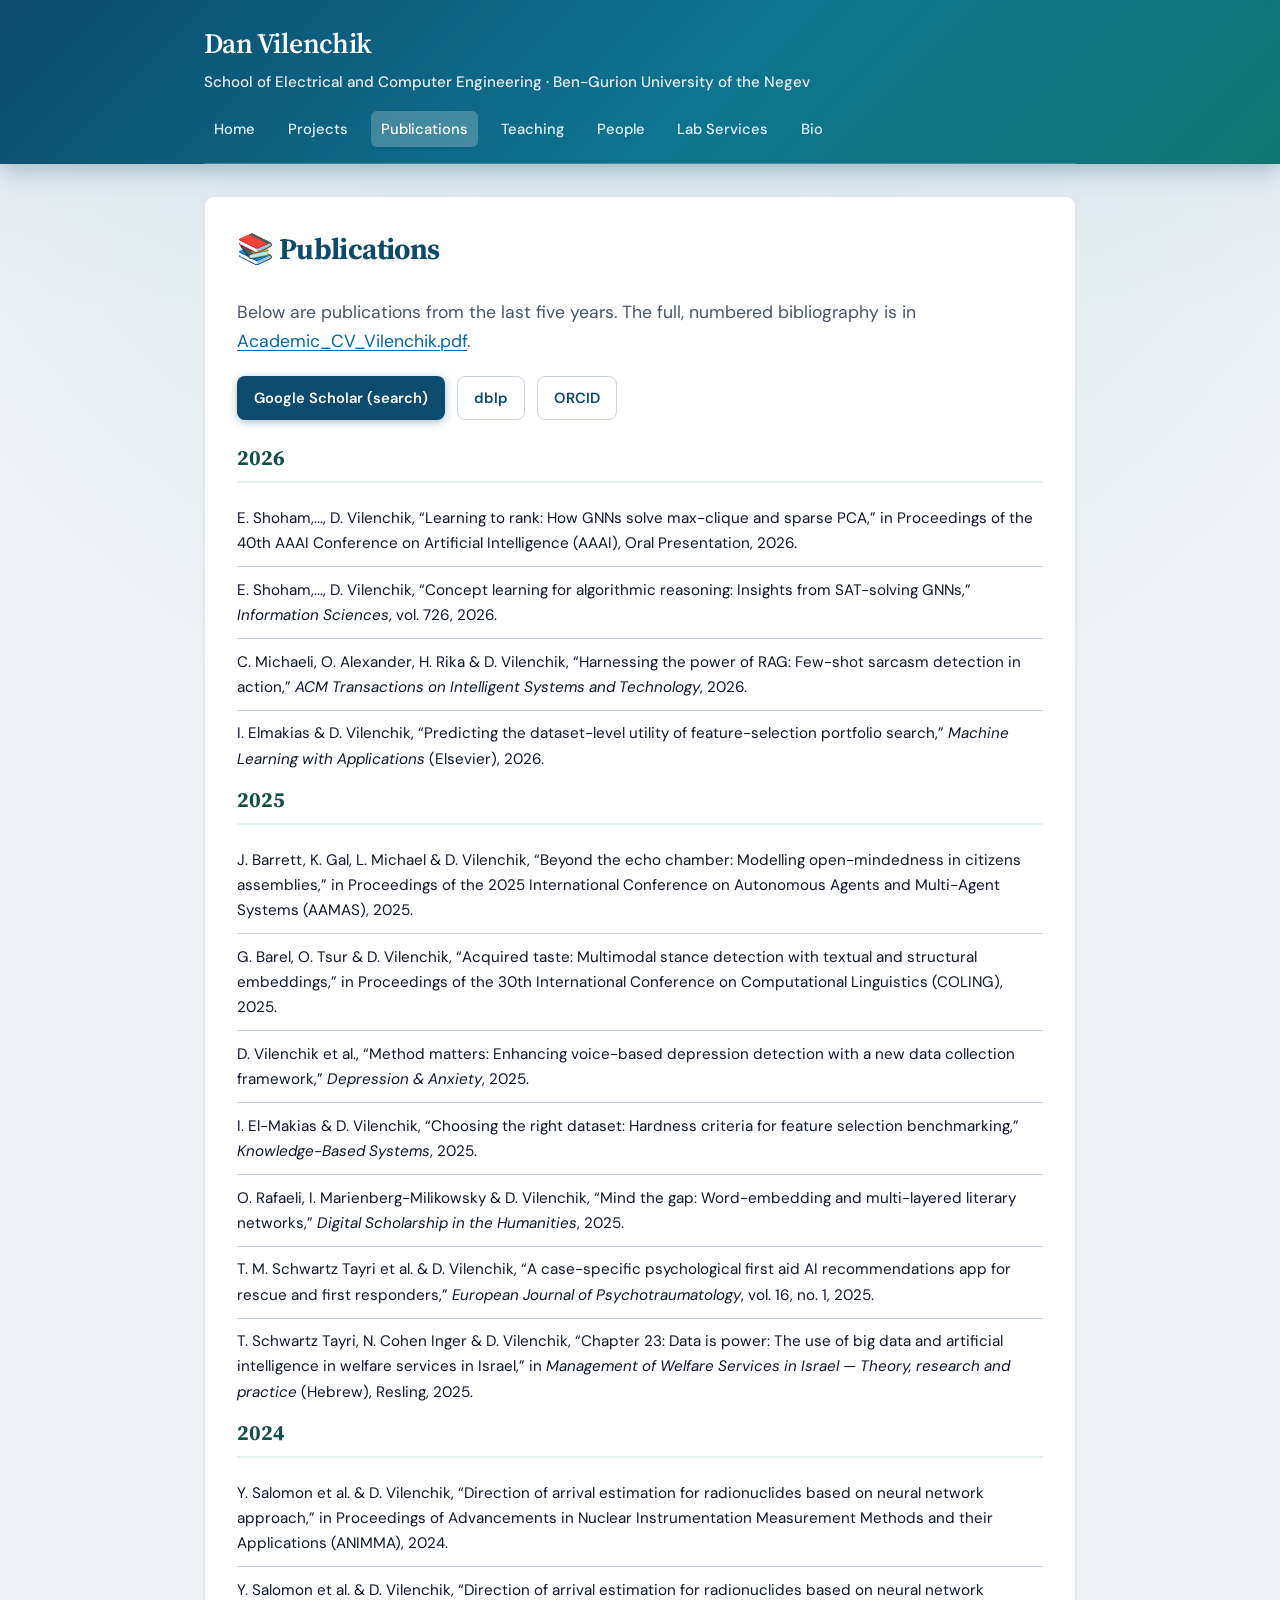
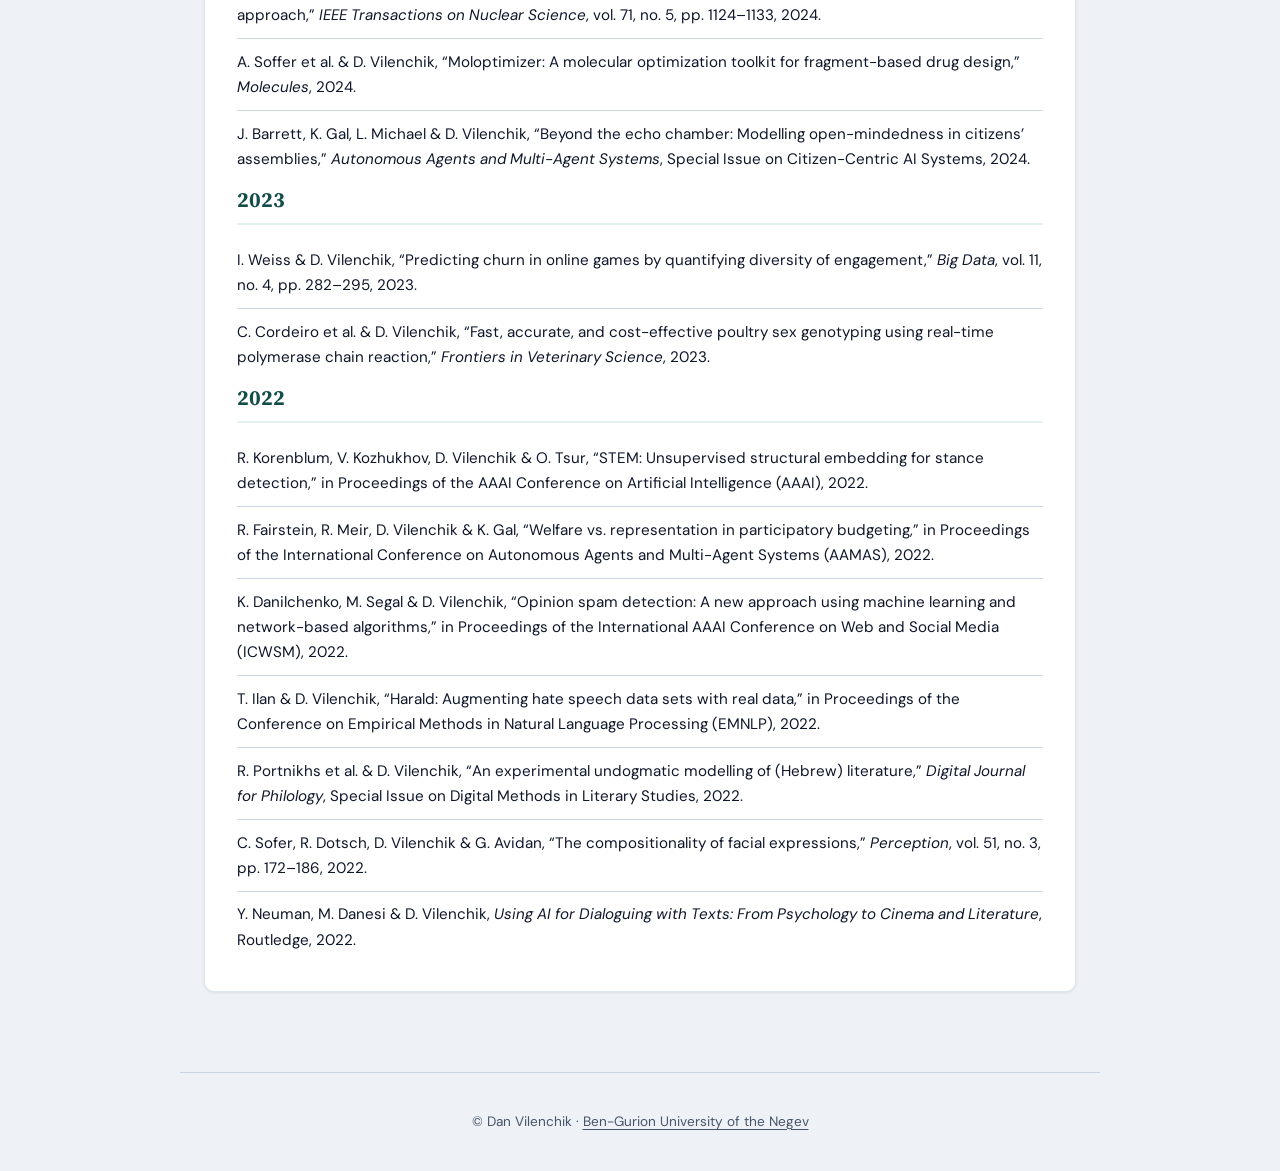
<file: publications.html>
<!DOCTYPE html>
<html lang="en">
  <head>
    <meta charset="utf-8" />
    <meta
      name="viewport"
      content="width=device-width, initial-scale=1, viewport-fit=cover"
    />
    <title>Publications — Dan Vilenchik</title>
    <meta name="description" content="Recent publications by year; full list in the CV." />
    <link rel="preconnect" href="https://fonts.googleapis.com" />
    <link rel="preconnect" href="https://fonts.gstatic.com" crossorigin />
    <link
      href="https://fonts.googleapis.com/css2?family=DM+Sans:ital,opsz,wght@0,9..40,400;0,9..40,600;0,9..40,700&family=Source+Serif+4:ital,opsz,wght@0,8..60,600;0,8..60,700&display=swap"
      rel="stylesheet"
    />
    <link rel="stylesheet" href="css/style.css" />
  </head>
  <body>
    <header class="site-header">
      <div class="site-header__inner">
        <p class="site-title">Dan Vilenchik</p>
        <p class="site-sub">
          School of Electrical and Computer Engineering · Ben-Gurion University of the Negev
        </p>
        <nav class="nav" aria-label="Main">
          <a href="index.html">Home</a>
          <a href="projects.html">Projects</a>
          <a href="publications.html" aria-current="page">Publications</a>
          <a href="teaching.html">Teaching</a>
          <a href="lab.html">People</a>
          <a href="lab-services.html">Lab Services</a>
          <a href="bio.html">Bio</a>
        </nav>
      </div>
    </header>
    <main>
      <article class="card">
        <h1>📚 Publications</h1>
        <p class="lead">
          Below are publications from the last five years. The full, numbered bibliography is in
          <a href="assets/Academic_CV_Vilenchik.pdf">Academic_CV_Vilenchik.pdf</a>.
        </p>
        <div class="btn-row">
          <a
            class="btn btn--primary"
            href="https://scholar.google.com/scholar?q=Dan+Vilenchik+Ben-Gurion"
            >Google Scholar (search)</a
          >
          <a class="btn btn--ghost" href="https://dblp.org/pid/v/DanVilenchik.html">dblp</a>
          <a class="btn btn--ghost" href="https://orcid.org/0000-0002-3895-688X">ORCID</a>
        </div>

        <h2 class="pub-year">2026</h2>
        <ul class="pub-list">
          <li>
            E. Shoham,..., D. Vilenchik, “Learning to rank: How GNNs solve max-clique and sparse PCA,” in
            Proceedings of the 40th AAAI Conference on Artificial Intelligence (AAAI), Oral
            Presentation, 2026.
          </li>
          <li>
            E. Shoham,..., D. Vilenchik, “Concept learning for algorithmic reasoning: Insights from SAT-solving
            GNNs,” <em>Information Sciences</em>, vol. 726, 2026.
          </li>
          <li>
            C. Michaeli, O. Alexander, H. Rika &amp; D. Vilenchik, “Harnessing the power of RAG: Few-shot
            sarcasm detection in action,” <em>ACM Transactions on Intelligent Systems and Technology</em>,
            2026.
          </li>
          <li>
            I. Elmakias &amp; D. Vilenchik, “Predicting the dataset-level utility of feature-selection
            portfolio search,” <em>Machine Learning with Applications</em> (Elsevier), 2026.
          </li>
        </ul>

        <h2 class="pub-year">2025</h2>
        <ul class="pub-list">
          <li>
            J. Barrett, K. Gal, L. Michael &amp; D. Vilenchik, “Beyond the echo chamber: Modelling
            open-mindedness in citizens assemblies,” in Proceedings of the 2025 International
            Conference on Autonomous Agents and Multi-Agent Systems (AAMAS), 2025.
          </li>
          <li>
            G. Barel, O. Tsur &amp; D. Vilenchik, “Acquired taste: Multimodal stance detection with
            textual and structural embeddings,” in Proceedings of the 30th International Conference on
            Computational Linguistics (COLING), 2025.
          </li>
          <li>
            D. Vilenchik et al., “Method matters: Enhancing voice-based depression detection with a
            new data collection framework,” <em>Depression &amp; Anxiety</em>, 2025.
          </li>
          <li>
            I. El-Makias &amp; D. Vilenchik, “Choosing the right dataset: Hardness criteria for feature
            selection benchmarking,” <em>Knowledge-Based Systems</em>, 2025.
          </li>
          <li>
            O. Rafaeli, I. Marienberg-Milikowsky &amp; D. Vilenchik, “Mind the gap: Word-embedding and
            multi-layered literary networks,” <em>Digital Scholarship in the Humanities</em>, 2025.
          </li>
          <li>
            T. M. Schwartz Tayri et al. &amp; D. Vilenchik, “A case-specific psychological first aid AI
            recommendations app for rescue and first responders,” <em>European Journal of
            Psychotraumatology</em>, vol. 16, no. 1, 2025.
          </li>
          <li>
            T. Schwartz Tayri, N. Cohen Inger &amp; D. Vilenchik, “Chapter 23: Data is power: The use of
            big data and artificial intelligence in welfare services in Israel,” in <em>Management of
            Welfare Services in Israel — Theory, research and practice</em> (Hebrew), Resling, 2025.
          </li>
        </ul>

        <h2 class="pub-year">2024</h2>
        <ul class="pub-list">
          <li>
            Y. Salomon et al. &amp; D. Vilenchik, “Direction of arrival estimation for radionuclides based
            on neural network approach,” in Proceedings of Advancements in Nuclear Instrumentation
            Measurement Methods and their Applications (ANIMMA), 2024.
          </li>
          <li>
            Y. Salomon et al. &amp; D. Vilenchik, “Direction of arrival estimation for radionuclides based
            on neural network approach,” <em>IEEE Transactions on Nuclear Science</em>, vol. 71, no. 5,
            pp. 1124–1133, 2024.
          </li>
          <li>
            A. Soffer et al. &amp; D. Vilenchik, “Moloptimizer: A molecular optimization toolkit for
            fragment-based drug design,” <em>Molecules</em>, 2024.
          </li>
          <li>
            J. Barrett, K. Gal, L. Michael &amp; D. Vilenchik, “Beyond the echo chamber: Modelling
            open-mindedness in citizens’ assemblies,” <em>Autonomous Agents and Multi-Agent Systems</em>,
            Special Issue on Citizen-Centric AI Systems, 2024.
          </li>
        </ul>

        <h2 class="pub-year">2023</h2>
        <ul class="pub-list">
          <li>
            I. Weiss &amp; D. Vilenchik, “Predicting churn in online games by quantifying diversity of
            engagement,” <em>Big Data</em>, vol. 11, no. 4, pp. 282–295, 2023.
          </li>
          <li>
            C. Cordeiro et al. &amp; D. Vilenchik, “Fast, accurate, and cost-effective poultry sex
            genotyping using real-time polymerase chain reaction,” <em>Frontiers in Veterinary Science</em>,
            2023.
          </li>
        </ul>

        <h2 class="pub-year">2022</h2>
        <ul class="pub-list">
          <li>
            R. Korenblum, V. Kozhukhov, D. Vilenchik &amp; O. Tsur, “STEM: Unsupervised structural
            embedding for stance detection,” in Proceedings of the AAAI Conference on Artificial
            Intelligence (AAAI), 2022.
          </li>
          <li>
            R. Fairstein, R. Meir, D. Vilenchik &amp; K. Gal, “Welfare vs. representation in participatory
            budgeting,” in Proceedings of the International Conference on Autonomous Agents and
            Multi-Agent Systems (AAMAS), 2022.
          </li>
          <li>
            K. Danilchenko, M. Segal &amp; D. Vilenchik, “Opinion spam detection: A new approach using
            machine learning and network-based algorithms,” in Proceedings of the International AAAI
            Conference on Web and Social Media (ICWSM), 2022.
          </li>
          <li>
            T. Ilan &amp; D. Vilenchik, “Harald: Augmenting hate speech data sets with real data,” in
            Proceedings of the Conference on Empirical Methods in Natural Language Processing (EMNLP),
            2022.
          </li>
          <li>
            R. Portnikhs et al. &amp; D. Vilenchik, “An experimental undogmatic modelling of (Hebrew)
            literature,” <em>Digital Journal for Philology</em>, Special Issue on Digital Methods in Literary
            Studies, 2022.
          </li>
          <li>
            C. Sofer, R. Dotsch, D. Vilenchik &amp; G. Avidan, “The compositionality of facial
            expressions,” <em>Perception</em>, vol. 51, no. 3, pp. 172–186, 2022.
          </li>
          <li>
            Y. Neuman, M. Danesi &amp; D. Vilenchik, <em>Using AI for Dialoguing with Texts: From Psychology
            to Cinema and Literature</em>, Routledge, 2022.
          </li>
        </ul>
      </article>
    </main>
    <footer class="site-footer">
      <p>
        &copy; Dan Vilenchik ·
        <a href="https://www.bgu.ac.il/">Ben-Gurion University of the Negev</a>
      </p>
    </footer>
  </body>
</html>
</file>
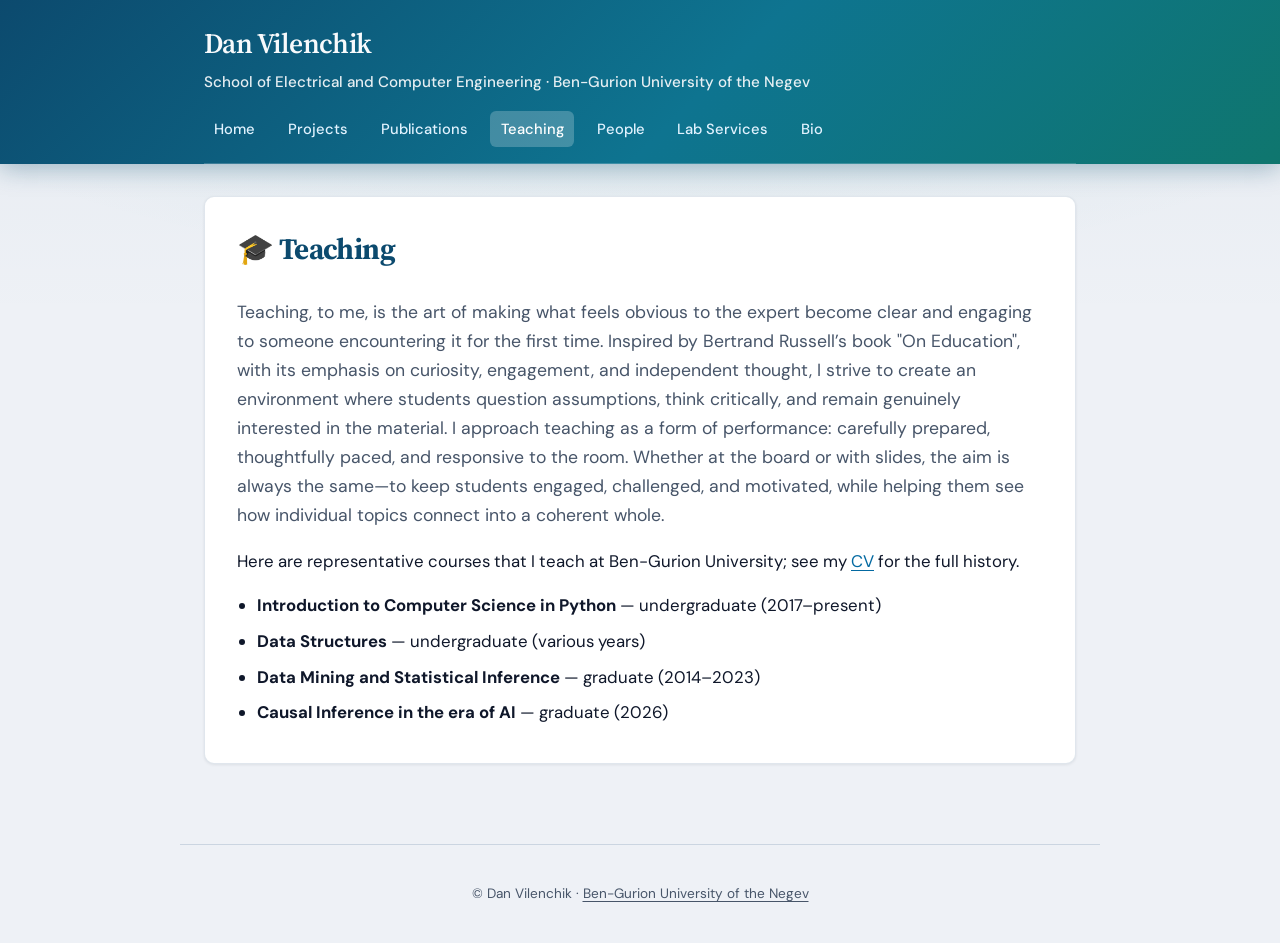
<file: teaching.html>
<!DOCTYPE html>
<html lang="en">
  <head>
    <meta charset="utf-8" />
    <meta
      name="viewport"
      content="width=device-width, initial-scale=1, viewport-fit=cover"
    />
    <title>Teaching — Dan Vilenchik</title>
    <meta name="description" content="Courses taught by Dan Vilenchik at Ben-Gurion University." />
    <link rel="preconnect" href="https://fonts.googleapis.com" />
    <link rel="preconnect" href="https://fonts.gstatic.com" crossorigin />
    <link
      href="https://fonts.googleapis.com/css2?family=DM+Sans:ital,opsz,wght@0,9..40,400;0,9..40,600;0,9..40,700&family=Source+Serif+4:ital,opsz,wght@0,8..60,600;0,8..60,700&display=swap"
      rel="stylesheet"
    />
    <link rel="stylesheet" href="css/style.css" />
  </head>
  <body>
    <header class="site-header">
      <div class="site-header__inner">
        <p class="site-title">Dan Vilenchik</p>
        <p class="site-sub">
          School of Electrical and Computer Engineering · Ben-Gurion University of the Negev
        </p>
        <nav class="nav" aria-label="Main">
          <a href="index.html">Home</a>
          <a href="projects.html">Projects</a>
          <a href="publications.html">Publications</a>
          <a href="teaching.html" aria-current="page">Teaching</a>
          <a href="lab.html">People</a>
          <a href="lab-services.html">Lab Services</a>
          <a href="bio.html">Bio</a>
        </nav>
      </div>
    </header>
    <main>
      <article class="card">
        <h1>🎓 Teaching</h1>
        <p class="lead">
          Teaching, to me, is the art of making what feels obvious to the expert become clear and engaging to someone encountering it for the first time. 
          Inspired by Bertrand Russell’s book "On Education", with its emphasis on curiosity, engagement, and independent thought, 
          I strive to create an environment where students question assumptions, think critically, and remain genuinely interested in the material.
          
          I approach teaching as a form of performance: carefully prepared, thoughtfully paced, 
          and responsive to the room. Whether at the board or with slides, the aim is always the same—to keep students engaged, challenged, 
          and motivated, while helping them see how individual topics connect into a coherent whole.
        </p>
        <p>
         Here are representative courses that I teach at Ben-Gurion University; see my
          <a href="assets/Academic_CV_Vilenchik.pdf">CV</a> for the full history.
        </p>

        <ul class="course-list">
          <li>
            <strong>Introduction to Computer Science in Python</strong> — undergraduate (2017–present)
          </li>
          <li><strong>Data Structures</strong> — undergraduate (various years)</li>
          <li>
            <strong>Data Mining and Statistical Inference</strong> — graduate (2014–2023)
          </li>
          <li>
            <strong>Causal Inference in the era of AI</strong> — graduate (2026)
          </li>
        </ul>
      </article>
    </main>
    <footer class="site-footer">
      <p>
        &copy; Dan Vilenchik ·
        <a href="https://www.bgu.ac.il/">Ben-Gurion University of the Negev</a>
      </p>
    </footer>
  </body>
</html>
</file>
<file: css/style.css>
/*
  Academic homepage styles for Dan Vilenchik @ BGU.
  Domain: static marketing / lab site for GitHub Pages.
  Update when branding, navigation, or layout requirements change.
*/

:root {
  --bg: #eef1f6;
  --surface: #ffffff;
  --ink: #0f172a;
  --muted: #475569;
  --line: #cbd5e1;
  --brand: #0c4a6e;
  --brand-light: #0369a1;
  --accent: #0d9488;
  --accent-soft: rgba(13, 148, 136, 0.12);
  --shadow: 0 1px 3px rgba(15, 23, 42, 0.08);
  --radius: 10px;
  --font-sans: "DM Sans", system-ui, sans-serif;
  --font-serif: "Source Serif 4", Georgia, serif;
  --max: 920px;
}

*,
*::before,
*::after {
  box-sizing: border-box;
}

html {
  scroll-behavior: smooth;
  -webkit-text-size-adjust: 100%;
  text-size-adjust: 100%;
}

body {
  margin: 0;
  font-family: var(--font-sans);
  font-size: 1.05rem;
  line-height: 1.65;
  color: var(--ink);
  background: var(--bg);
  background-image:
    linear-gradient(180deg, rgba(12, 74, 110, 0.04) 0%, transparent 320px),
    radial-gradient(ellipse 80% 50% at 50% -20%, rgba(13, 148, 136, 0.15), transparent);
  min-height: 100vh;
}

/* Avoid horizontal scroll from long words/URLs on narrow viewports */
main,
.card {
  overflow-wrap: break-word;
  word-wrap: break-word;
}

a {
  color: var(--brand-light);
  text-decoration-thickness: 1px;
  text-underline-offset: 3px;
}

a:hover {
  color: var(--accent);
}

.site-header {
  background: linear-gradient(135deg, #0c4a6e 0%, #0e7490 55%, #0f766e 100%);
  color: #f8fafc;
  padding: 0;
  box-shadow: 0 4px 24px rgba(12, 74, 110, 0.35);
}

.site-header__inner {
  max-width: var(--max);
  margin: 0 auto;
  padding: 1.25rem max(1.5rem, env(safe-area-inset-left, 0px)) 0
    max(1.5rem, env(safe-area-inset-right, 0px));
}

.site-title {
  font-family: var(--font-serif);
  font-weight: 600;
  font-size: 1.75rem;
  letter-spacing: -0.02em;
  margin: 0 0 0.25rem;
}

.site-sub {
  font-size: 0.95rem;
  opacity: 0.92;
  margin: 0 0 1rem;
  font-weight: 500;
}

.nav {
  display: flex;
  flex-wrap: wrap;
  gap: 0.35rem 0.75rem;
  padding-bottom: 1rem;
  border-bottom: 1px solid rgba(248, 250, 252, 0.2);
}

.nav a {
  color: #e0f2fe;
  text-decoration: none;
  font-size: 0.92rem;
  font-weight: 500;
  padding: 0.35rem 0.65rem;
  border-radius: 6px;
  transition: background 0.15s ease, color 0.15s ease;
}

.nav a:hover {
  background: rgba(255, 255, 255, 0.15);
  color: #fff;
}

.nav a[aria-current="page"] {
  background: rgba(255, 255, 255, 0.22);
  color: #fff;
}

main {
  max-width: var(--max);
  margin: 0 auto;
  padding: 2rem max(1.5rem, env(safe-area-inset-left, 0px)) 3.5rem
    max(1.5rem, env(safe-area-inset-right, 0px));
}

.card {
  background: var(--surface);
  border-radius: var(--radius);
  padding: 1.75rem 2rem;
  box-shadow: var(--shadow);
  border: 1px solid rgba(203, 213, 225, 0.6);
  margin-bottom: 1.5rem;
}

.card h1,
.card h2 {
  font-family: var(--font-serif);
  margin-top: 0;
}

.card h1 {
  font-size: 1.85rem;
  letter-spacing: -0.02em;
  color: var(--brand);
}

.card h2 {
  font-size: 1.35rem;
  color: #134e4a;
  margin-bottom: 0.75rem;
}

.lead {
  font-size: 1.1rem;
  color: var(--muted);
}

.contact-grid {
  display: grid;
  gap: 0.5rem 1.5rem;
  margin: 1.25rem 0;
  font-size: 0.98rem;
}

@media (min-width: 520px) {
  .contact-grid {
    grid-template-columns: auto 1fr;
  }
}

.contact-grid dt {
  font-weight: 600;
  color: var(--brand);
  align-self: center;
}

.contact-grid dd {
  margin: 0;
  align-self: center;
}

/* Pull Profiles row toward Phone on wide layout only (two columns). Narrow: extra space via rules below. */
@media (min-width: 641px) {
  .contact-grid__profiles-label,
  .contact-grid__profiles-dd {
    margin-top: -1.3rem;
  }
}

.contact-profile-icons {
  display: flex;
  flex-wrap: wrap;
  align-items: center;
  gap: 1.5rem;
}

.contact-profile-icons__link {
  display: inline-flex;
  align-items: center;
  line-height: 0;
}

.contact-profile-icons__link:hover {
  opacity: 0.88;
}

/* Larger wordmarks; distinct heights keep both readable side by side */
.contact-profile-icons__img {
  display: block;
  width: auto;
}

.contact-profile-icons__img--orcid {
  height: 1.361rem;
}

.contact-profile-icons__img--linkedin {
  height: 4.4rem;
}

.btn-row {
  display: flex;
  flex-wrap: wrap;
  gap: 0.75rem;
  margin-top: 1.25rem;
}

.btn {
  display: inline-flex;
  align-items: center;
  gap: 0.4rem;
  padding: 0.55rem 1rem;
  border-radius: 8px;
  font-weight: 600;
  font-size: 0.92rem;
  text-decoration: none;
  border: 1px solid transparent;
  transition: transform 0.12s ease, box-shadow 0.12s ease;
}

.btn:hover {
  transform: translateY(-1px);
}

.btn--primary {
  background: var(--brand);
  color: #fff !important;
  box-shadow: 0 2px 8px rgba(12, 74, 110, 0.35);
}

.btn--primary:hover {
  background: #075985;
  color: #fff !important;
}

.btn--ghost {
  background: var(--surface);
  color: var(--brand) !important;
  border-color: var(--line);
}

.btn--ghost:hover {
  background: var(--accent-soft);
  border-color: var(--accent);
}

.project {
  padding: 1.25rem 0;
  border-bottom: 1px solid var(--line);
}

.project:last-child {
  border-bottom: none;
  padding-bottom: 0;
}

.project h3 {
  font-family: var(--font-serif);
  font-size: 1.15rem;
  margin: 0 0 0.5rem;
  color: var(--brand);
}

.project__tagline {
  margin: 0 0 0.75rem;
  font-size: 0.95rem;
  font-style: italic;
  color: var(--muted);
  line-height: 1.5;
}

.project__overview-title {
  display: block;
  font-size: 0.8rem;
  font-weight: 700;
  text-transform: uppercase;
  letter-spacing: 0.06em;
  color: var(--accent);
  margin: 0.75rem 0 0.35rem;
}

.project__pubs-title {
  display: block;
  font-size: 0.8rem;
  font-weight: 700;
  text-transform: uppercase;
  letter-spacing: 0.06em;
  color: var(--brand);
  margin: 0.85rem 0 0.35rem;
}

.project ul {
  margin: 0.35rem 0 0;
  padding-left: 1.2rem;
  font-size: 0.95rem;
  color: var(--ink);
}

.project ul li {
  margin-bottom: 0.4rem;
}

.pub-year {
  font-family: var(--font-serif);
  font-size: 1.35rem;
  color: #134e4a;
  margin: 1.75rem 0 0.75rem;
  padding-bottom: 0.35rem;
  border-bottom: 2px solid var(--accent-soft);
}

.pub-year:first-of-type {
  margin-top: 1.25rem;
}

.lab-member {
  display: grid;
  gap: 0.35rem;
  padding: 1rem 0;
  border-bottom: 1px solid var(--line);
}

.lab-member:last-child {
  border-bottom: none;
}

.lab-member__name {
  font-weight: 700;
  font-size: 1.05rem;
  color: var(--ink);
}

.lab-member__meta {
  font-size: 0.88rem;
  color: var(--accent);
  font-weight: 600;
}

.lab-member__topic {
  margin: 0;
  color: var(--muted);
  font-size: 0.98rem;
}

.pub-list {
  list-style: none;
  padding: 0;
  margin: 0;
}

.pub-list li {
  padding: 0.65rem 0;
  border-bottom: 1px solid var(--line);
  font-size: 0.95rem;
}

.pub-list li:last-child {
  border-bottom: none;
}

.course-list {
  margin: 0;
  padding-left: 1.25rem;
}

.course-list li {
  margin-bottom: 0.5rem;
}

.site-footer {
  max-width: var(--max);
  margin: 0 auto;
  padding: 1.5rem max(1.5rem, env(safe-area-inset-left, 0px))
    max(1.5rem, env(safe-area-inset-bottom, 0px)) max(1.5rem, env(safe-area-inset-right, 0px));
  text-align: center;
  font-size: 0.85rem;
  color: var(--muted);
  border-top: 1px solid var(--line);
}

.site-footer a {
  color: var(--muted);
}

.note {
  font-size: 0.9rem;
  color: var(--muted);
  font-style: italic;
  margin-top: 1rem;
}

/* Profile photo (same asset as Google Sites homepage) */
.profile-intro {
  display: flex;
  flex-wrap: wrap;
  gap: 1.5rem 2rem;
  align-items: flex-start;
  margin-bottom: 0.5rem;
}

.profile-figure {
  margin: 0;
  flex: 0 0 auto;
}

.profile-photo {
  display: block;
  width: min(266px, calc(38vw * 1.21));
  max-width: 100%;
  height: auto;
  border-radius: 12px;
  object-fit: cover;
  box-shadow: 0 8px 28px rgba(12, 74, 110, 0.2);
  border: 3px solid rgba(255, 255, 255, 0.95);
}

.profile-intro__text {
  flex: 1 1 280px;
  min-width: 0;
}

.profile-intro h1 {
  margin-top: 0;
}

.family-history {
  margin-top: 1.75rem;
  padding-top: 1.25rem;
  border-top: 1px solid var(--line);
  font-size: 0.9rem;
  line-height: 1.55;
}

.family-history h2 {
  font-family: var(--font-serif);
  font-size: 1.05rem;
  color: #134e4a;
  margin-bottom: 0.5rem;
}

.family-history code {
  font-size: 0.92em;
  padding: 0.1rem 0.35rem;
  border-radius: 4px;
  background: var(--accent-soft);
  color: var(--brand);
}

/* --- Small screens: phones and narrow viewports (CSS media queries; no JS required) --- */
@media (max-width: 640px) {
  body {
    overflow-x: hidden;
  }

  .site-title {
    font-size: 1.45rem;
  }

  .site-sub {
    font-size: 0.88rem;
    line-height: 1.45;
  }

  .nav {
    gap: 0.4rem 0.5rem;
  }

  .nav a {
    min-height: 2.75rem;
    display: inline-flex;
    align-items: center;
    padding: 0.45rem 0.7rem;
    font-size: 0.88rem;
  }

  main {
    padding-top: 1.35rem;
    padding-bottom: 2.75rem;
    padding-left: max(1rem, env(safe-area-inset-left, 0px));
    padding-right: max(1rem, env(safe-area-inset-right, 0px));
  }

  .site-header__inner {
    padding-left: max(1rem, env(safe-area-inset-left, 0px));
    padding-right: max(1rem, env(safe-area-inset-right, 0px));
  }

  .card {
    padding: 1.25rem 1.1rem;
  }

  .card h1 {
    font-size: 1.55rem;
  }

  .card h2 {
    font-size: 1.22rem;
  }

  .lead {
    font-size: 1.02rem;
  }

  .profile-intro {
    flex-direction: column;
    align-items: center;
    text-align: center;
    gap: 1.1rem;
  }

  .profile-intro__text {
    text-align: left;
    width: 100%;
  }

  .profile-photo {
    width: min(240px, 100%);
    margin-inline: auto;
  }

  .btn-row {
    flex-direction: column;
    align-items: stretch;
  }

  .btn-row .btn {
    justify-content: center;
    text-align: center;
  }

  .pub-list li {
    overflow-wrap: anywhere;
  }

  .contact-profile-icons__img--orcid {
    height: 1.2rem;
  }

  .contact-profile-icons__img--linkedin {
    height: 3.6rem;
  }

  .contact-profile-icons {
    gap: 1rem;
    justify-content: flex-start;
  }
}

/* Single-column contact grid only: clear gap between phone and Profiles (portrait phones) */
@media (max-width: 519px) {
  .contact-grid__profiles-label {
    margin-top: 1.35rem;
  }

  .contact-grid__profiles-dd {
    margin-top: 0;
  }
}

@media (max-width: 380px) {
  .site-title {
    font-size: 1.3rem;
  }

  .nav a {
    font-size: 0.82rem;
    padding: 0.4rem 0.55rem;
  }
}
</file>
